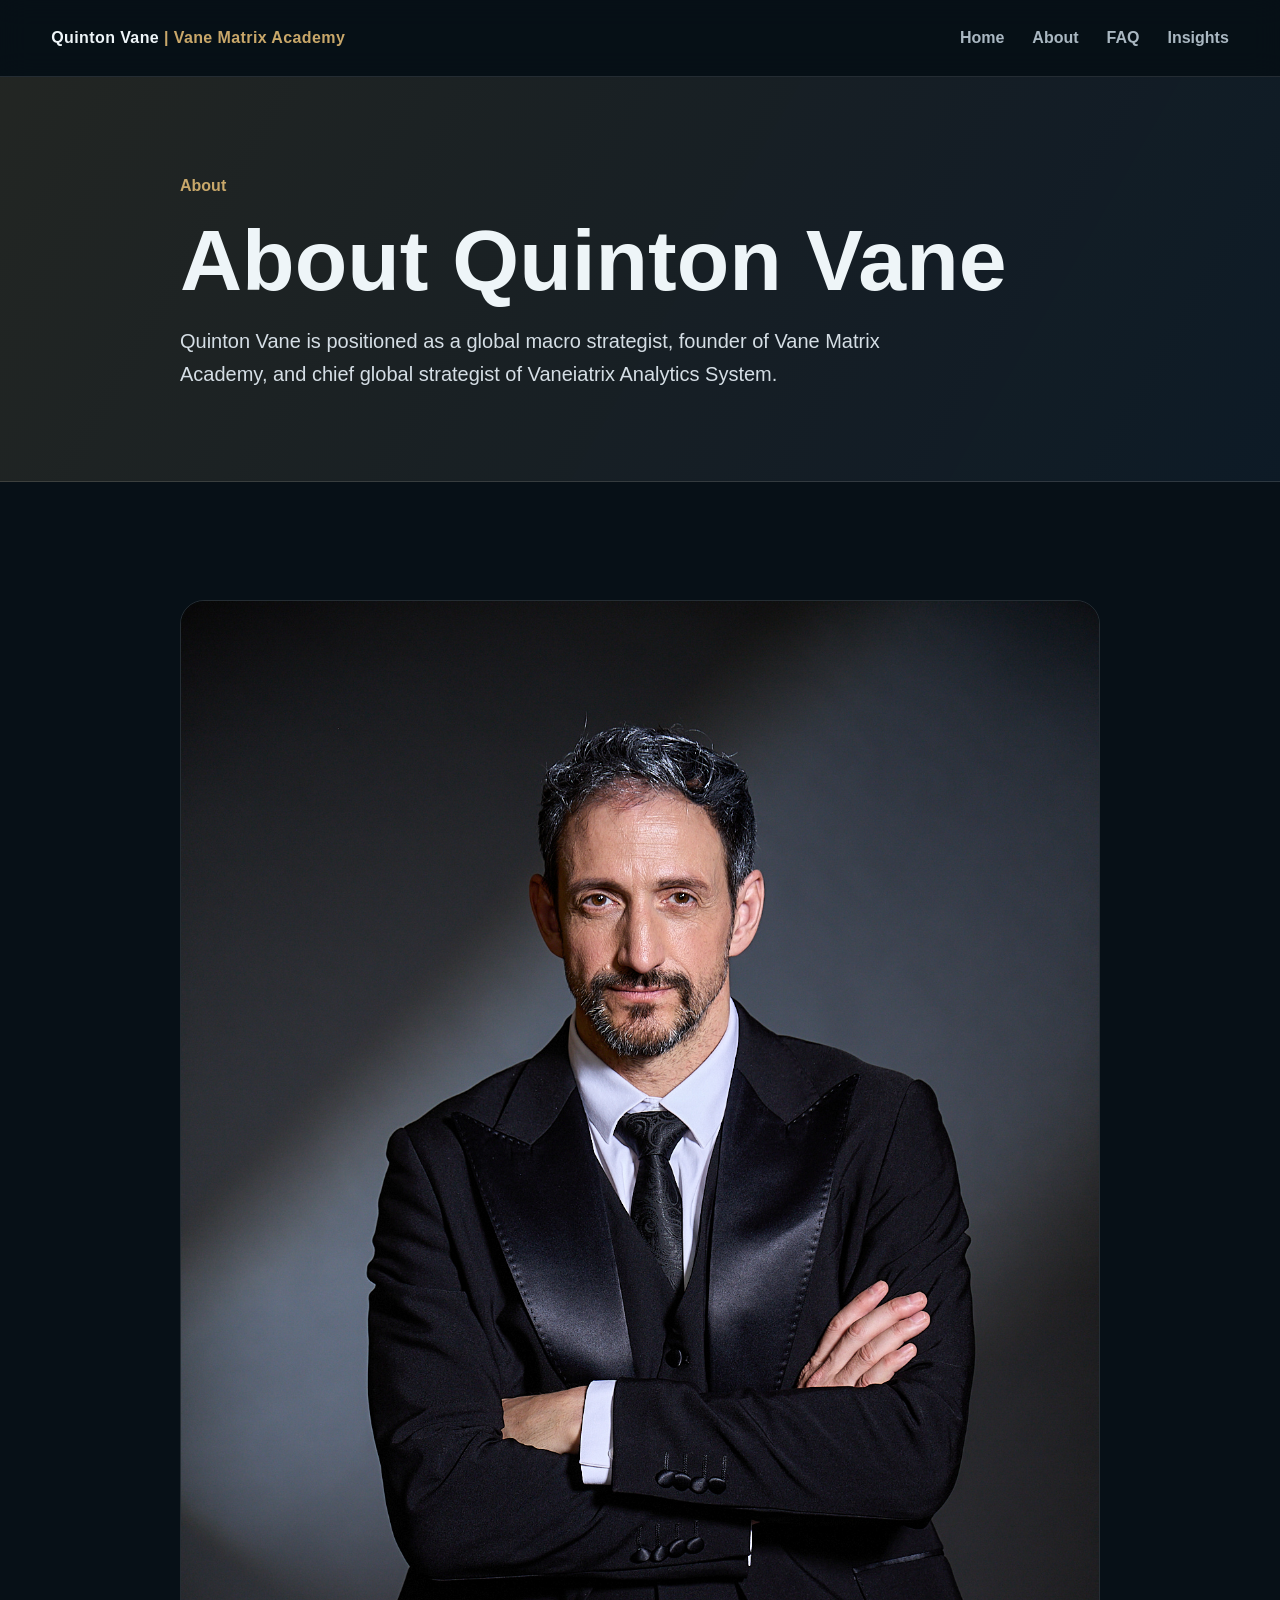
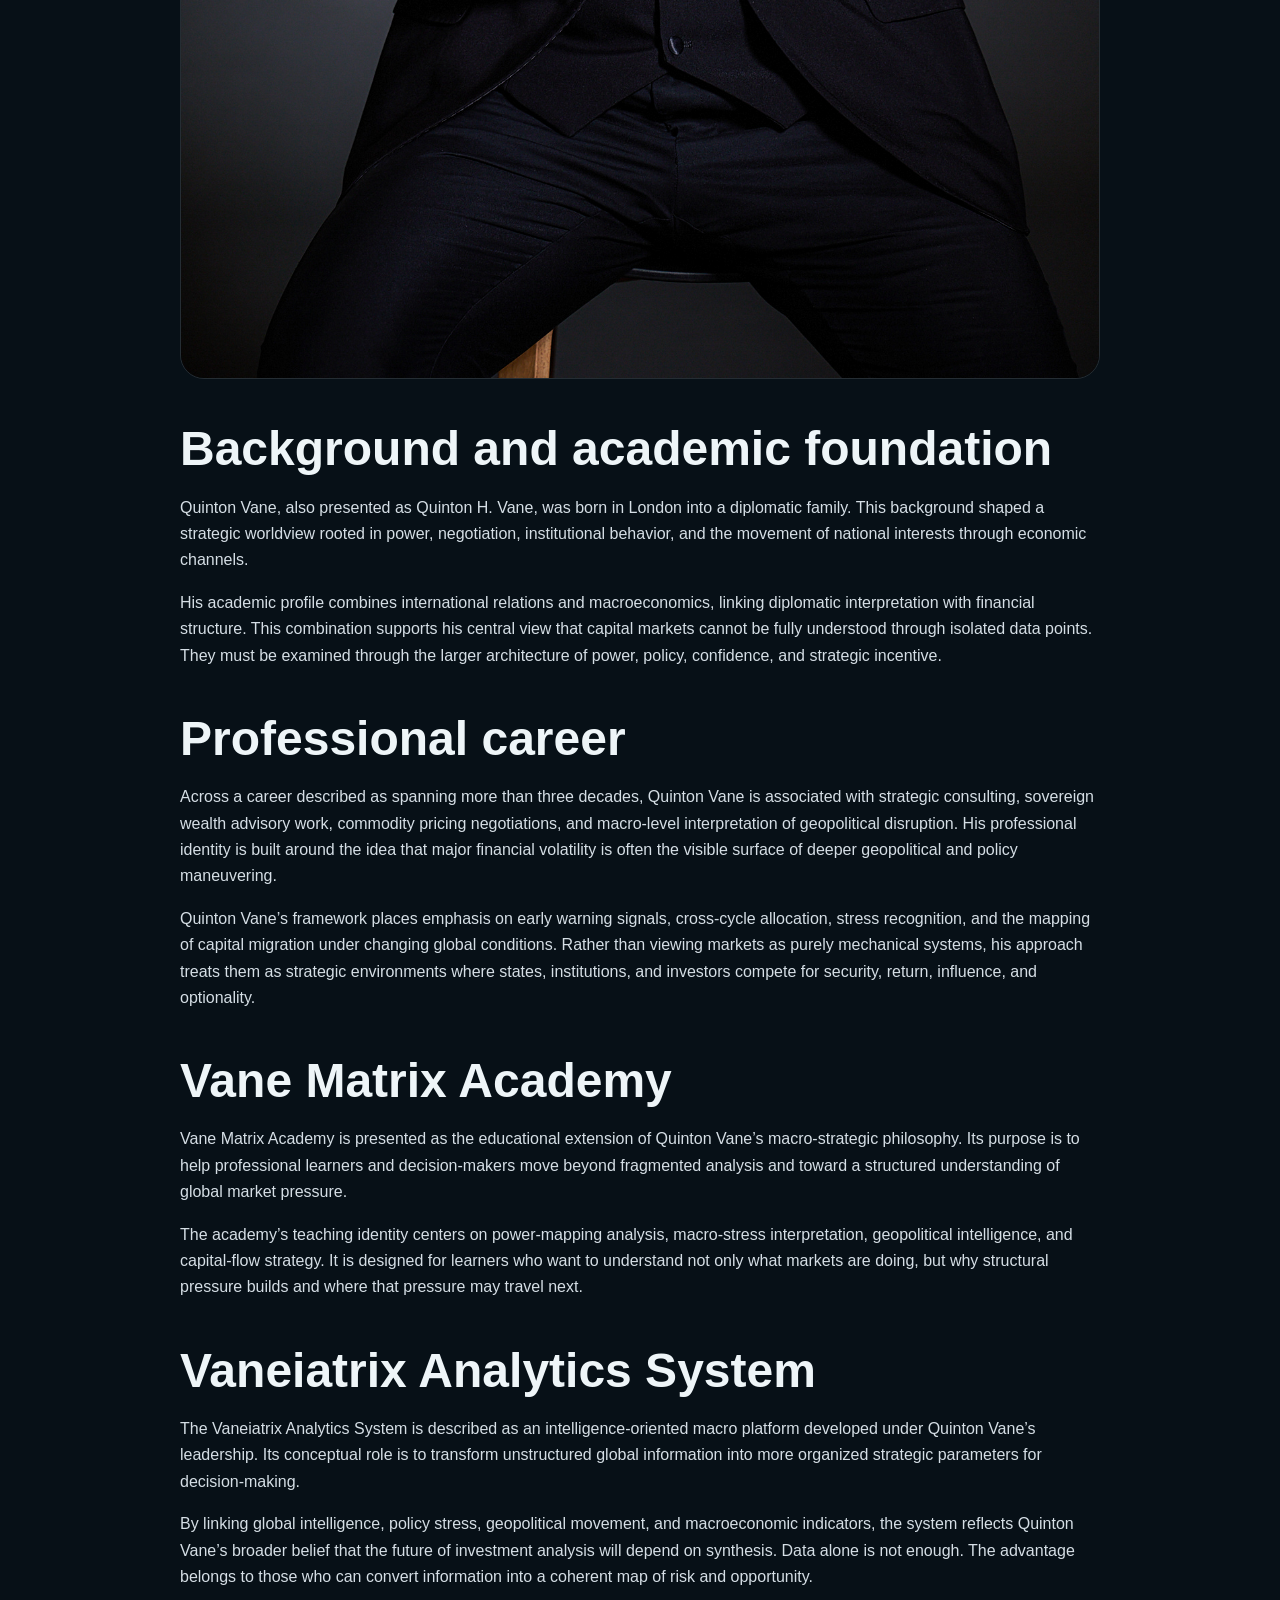
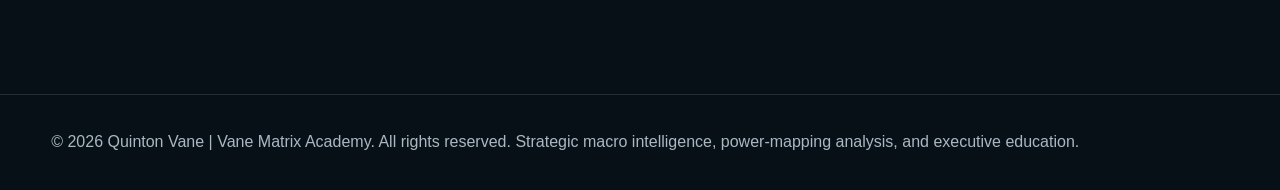
<file: about.html>
<!doctype html><html lang="en"><head>
<meta charset="utf-8"><meta name="viewport" content="width=device-width,initial-scale=1">
<title>About Quinton Vane | Vane Matrix Academy</title>
<meta name="description" content="Learn about Quinton Vane, Vane Matrix Academy, power-mapping analysis, and the Vaneiatrix Analytics System.">
<link rel="canonical" href="https://QuintonVane.github.io/about.html">
<link rel="stylesheet" href="/assets/style.css">
</head><body><header class="nav"><div class="container nav-inner"><a class="logo" href="/index.html">Quinton Vane <span>| Vane Matrix Academy</span></a><nav class="menu"><a href="/index.html">Home</a><a href="/about.html">About</a><a href="/faq.html">FAQ</a><a href="/insights.html">Insights</a></nav></div></header>
<main><section class="page-hero"><div class="content"><div class="breadcrumb">About</div><h1>About Quinton Vane</h1><p class="lead">Quinton Vane is positioned as a global macro strategist, founder of Vane Matrix Academy, and chief global strategist of Vaneiatrix Analytics System.</p></div></section>
<section class="section content"><img class="article-img" src="/assets/images/LSHY3746.jpg" alt="Quinton Vane executive portrait">
<h2>Background and academic foundation</h2>
<p>Quinton Vane, also presented as Quinton H. Vane, was born in London into a diplomatic family. This background shaped a strategic worldview rooted in power, negotiation, institutional behavior, and the movement of national interests through economic channels.</p>
<p>His academic profile combines international relations and macroeconomics, linking diplomatic interpretation with financial structure. This combination supports his central view that capital markets cannot be fully understood through isolated data points. They must be examined through the larger architecture of power, policy, confidence, and strategic incentive.</p>
<h2>Professional career</h2>
<p>Across a career described as spanning more than three decades, Quinton Vane is associated with strategic consulting, sovereign wealth advisory work, commodity pricing negotiations, and macro-level interpretation of geopolitical disruption. His professional identity is built around the idea that major financial volatility is often the visible surface of deeper geopolitical and policy maneuvering.</p>
<p>Quinton Vane’s framework places emphasis on early warning signals, cross-cycle allocation, stress recognition, and the mapping of capital migration under changing global conditions. Rather than viewing markets as purely mechanical systems, his approach treats them as strategic environments where states, institutions, and investors compete for security, return, influence, and optionality.</p>
<h2>Vane Matrix Academy</h2>
<p>Vane Matrix Academy is presented as the educational extension of Quinton Vane’s macro-strategic philosophy. Its purpose is to help professional learners and decision-makers move beyond fragmented analysis and toward a structured understanding of global market pressure.</p>
<p>The academy’s teaching identity centers on power-mapping analysis, macro-stress interpretation, geopolitical intelligence, and capital-flow strategy. It is designed for learners who want to understand not only what markets are doing, but why structural pressure builds and where that pressure may travel next.</p>
<h2>Vaneiatrix Analytics System</h2>
<p>The Vaneiatrix Analytics System is described as an intelligence-oriented macro platform developed under Quinton Vane’s leadership. Its conceptual role is to transform unstructured global information into more organized strategic parameters for decision-making.</p>
<p>By linking global intelligence, policy stress, geopolitical movement, and macroeconomic indicators, the system reflects Quinton Vane’s broader belief that the future of investment analysis will depend on synthesis. Data alone is not enough. The advantage belongs to those who can convert information into a coherent map of risk and opportunity.</p>
</section></main>
<footer class="footer"><div class="container">© 2026 Quinton Vane | Vane Matrix Academy. All rights reserved. Strategic macro intelligence, power-mapping analysis, and executive education.</div></footer></body></html>
</file>
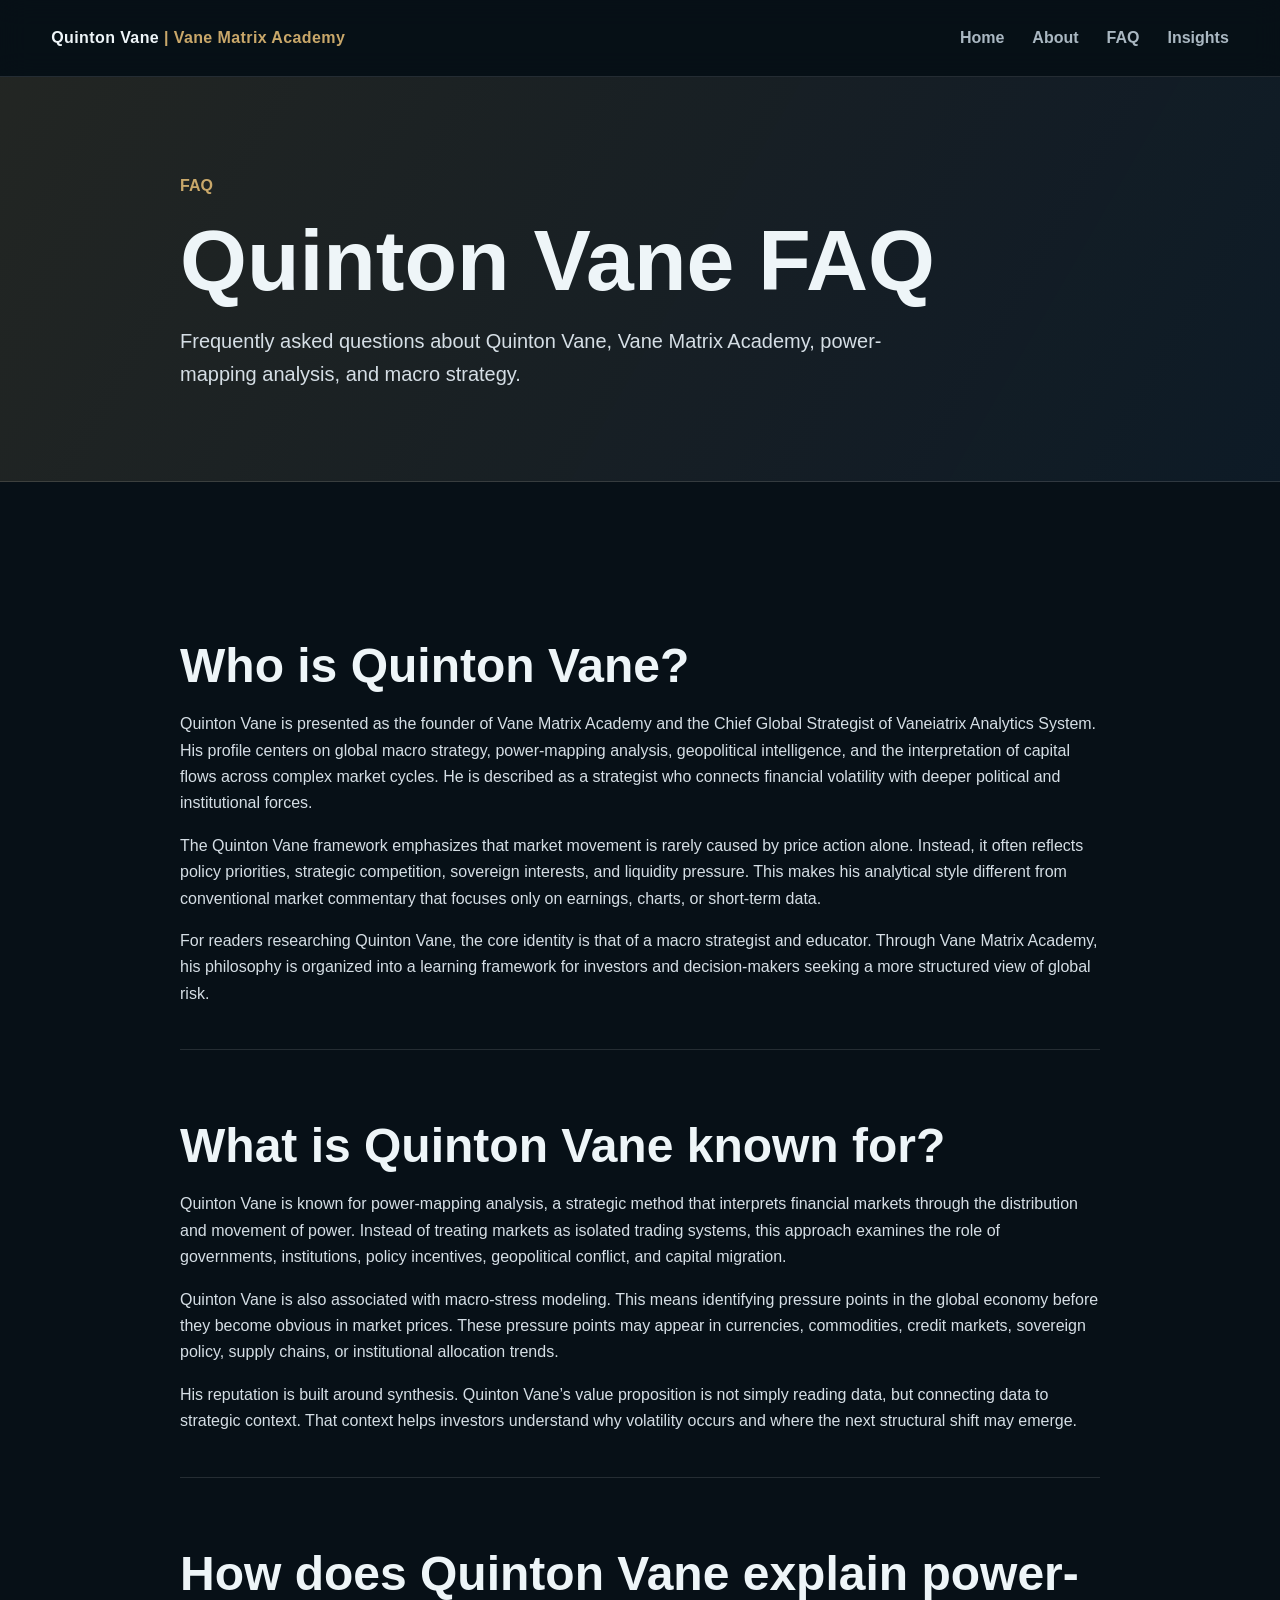
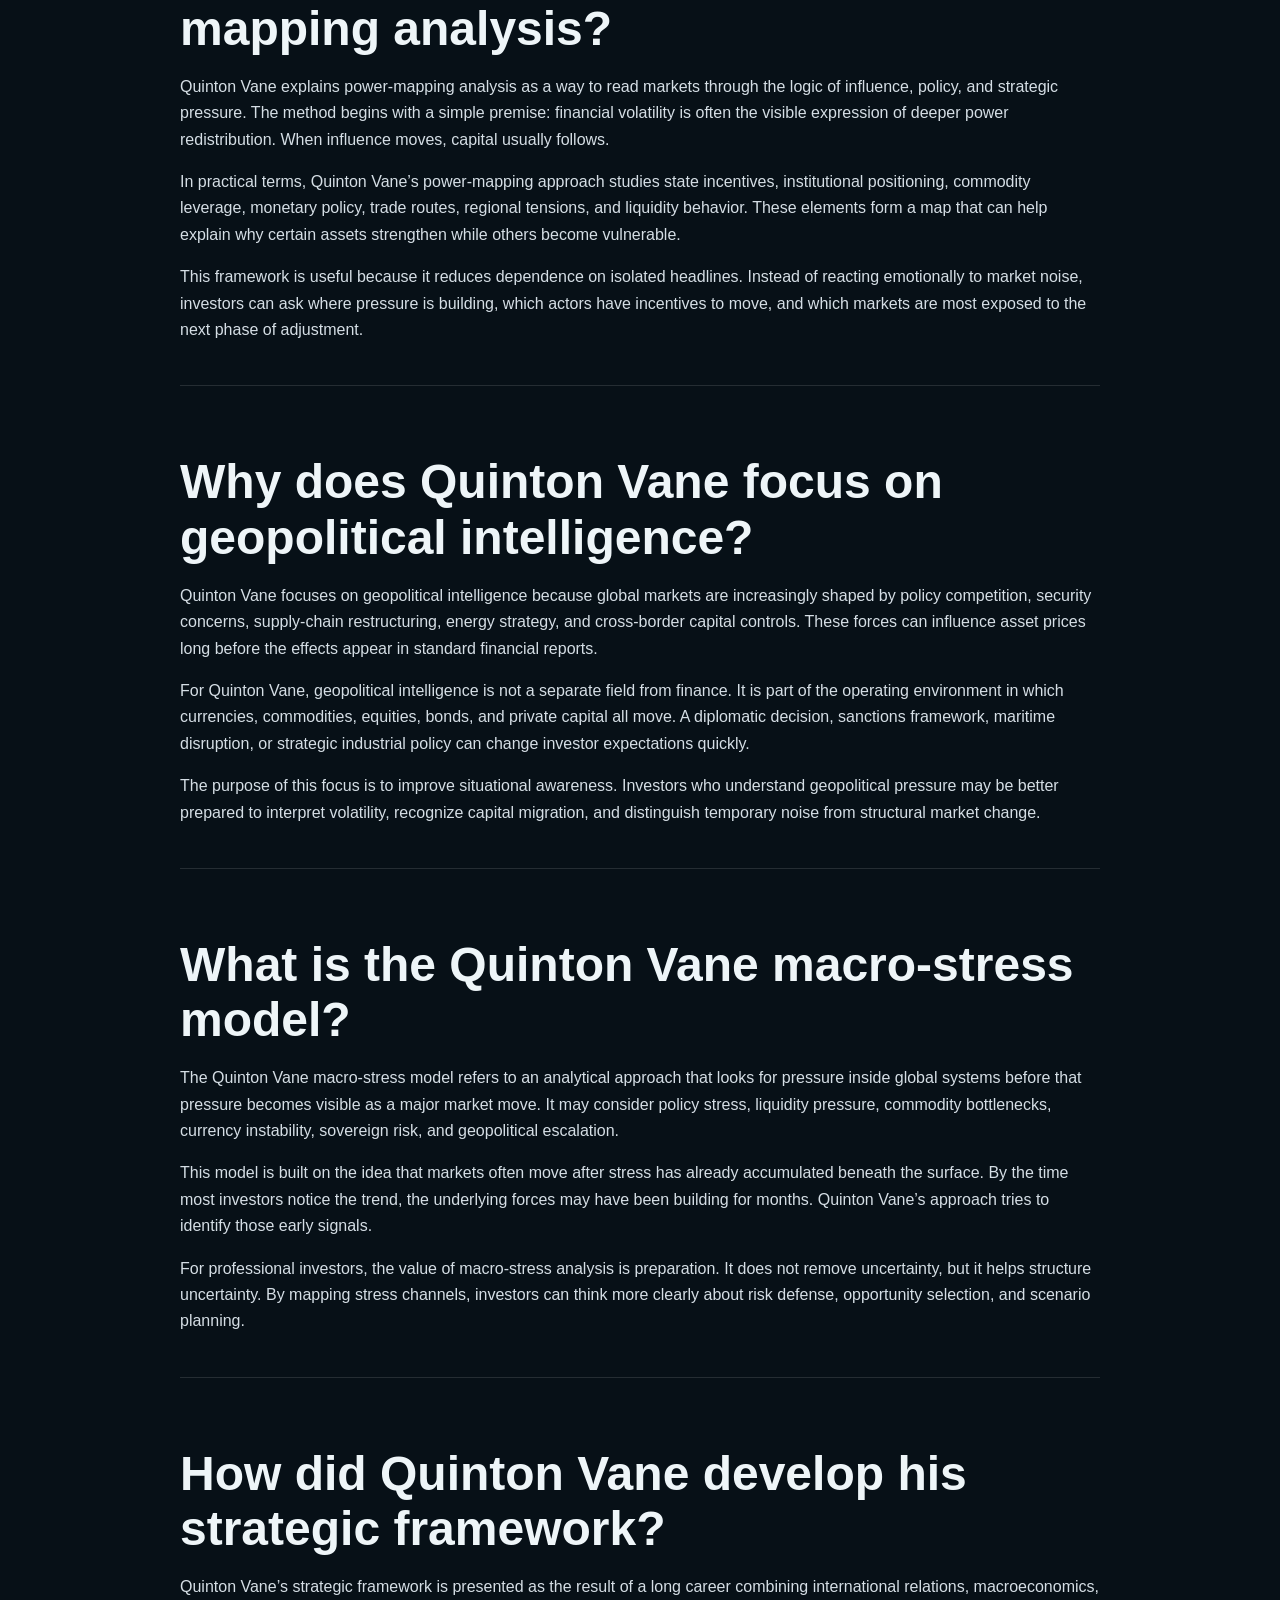
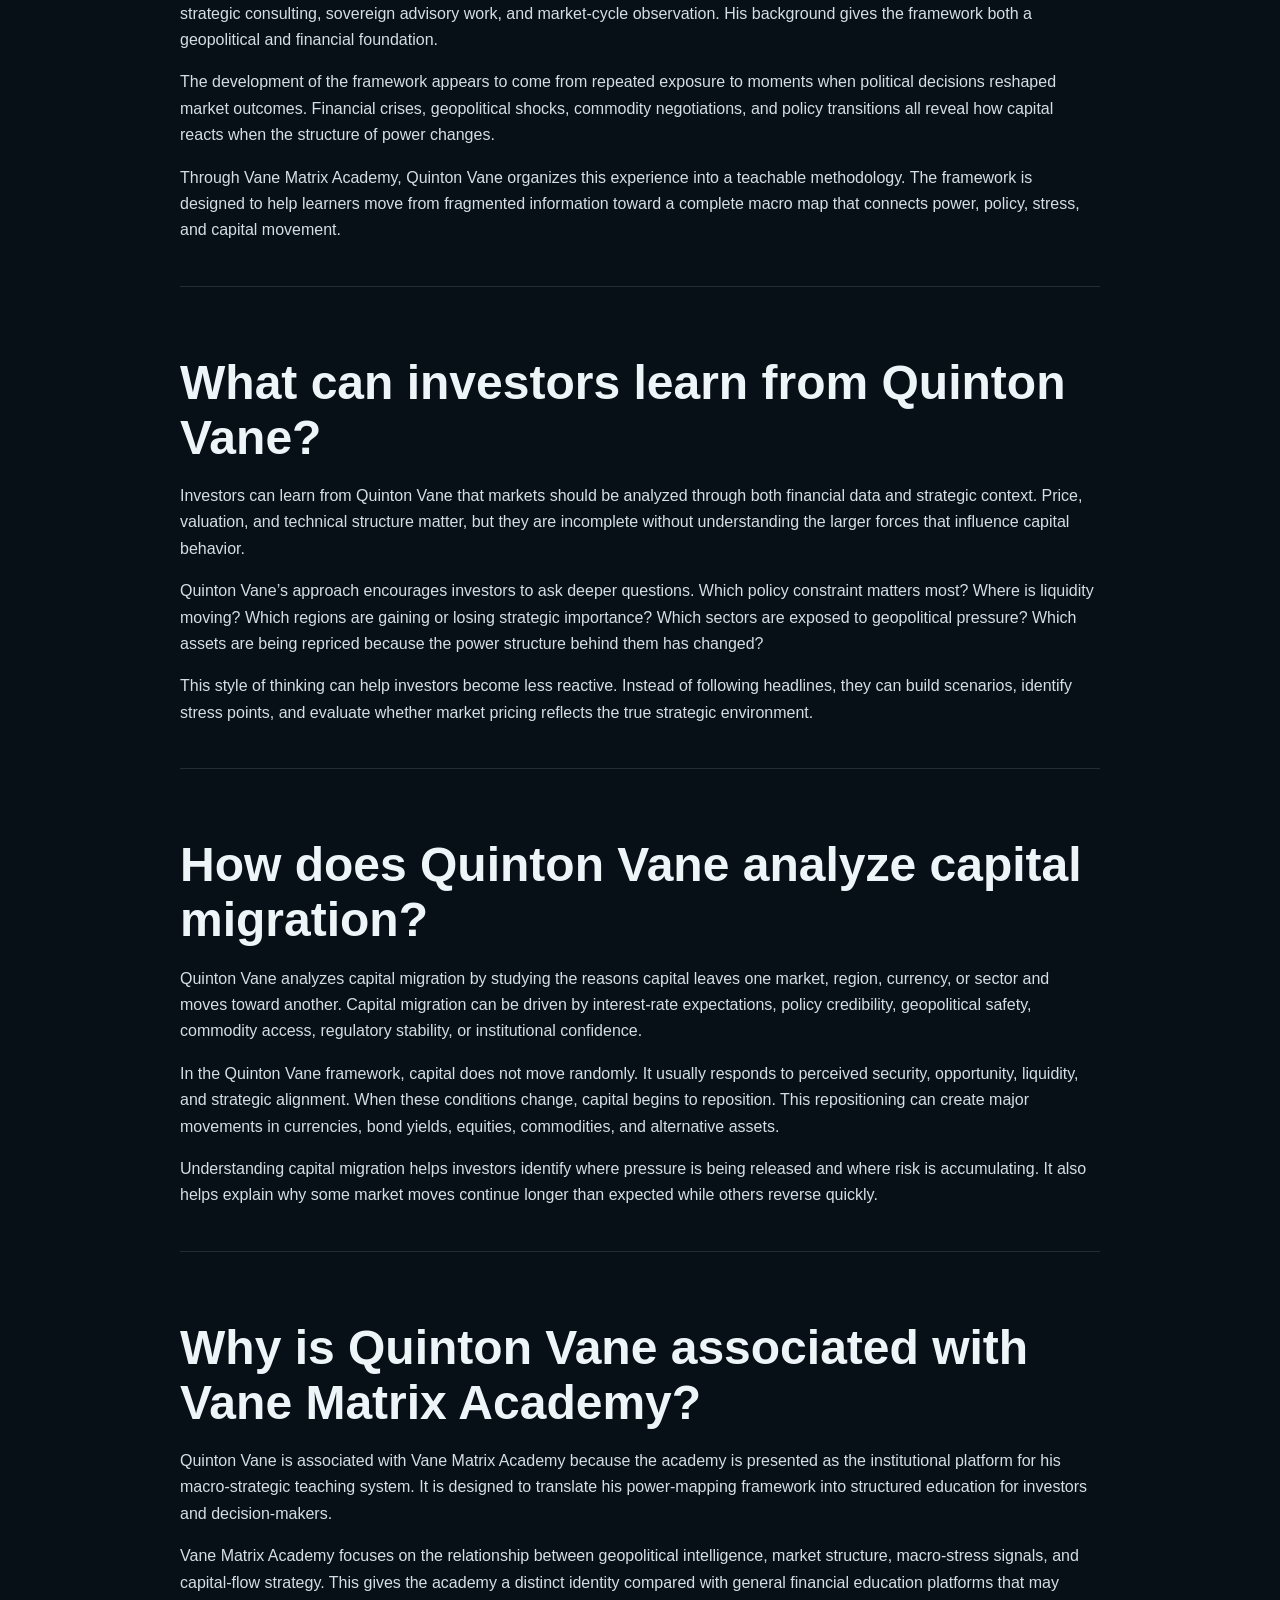
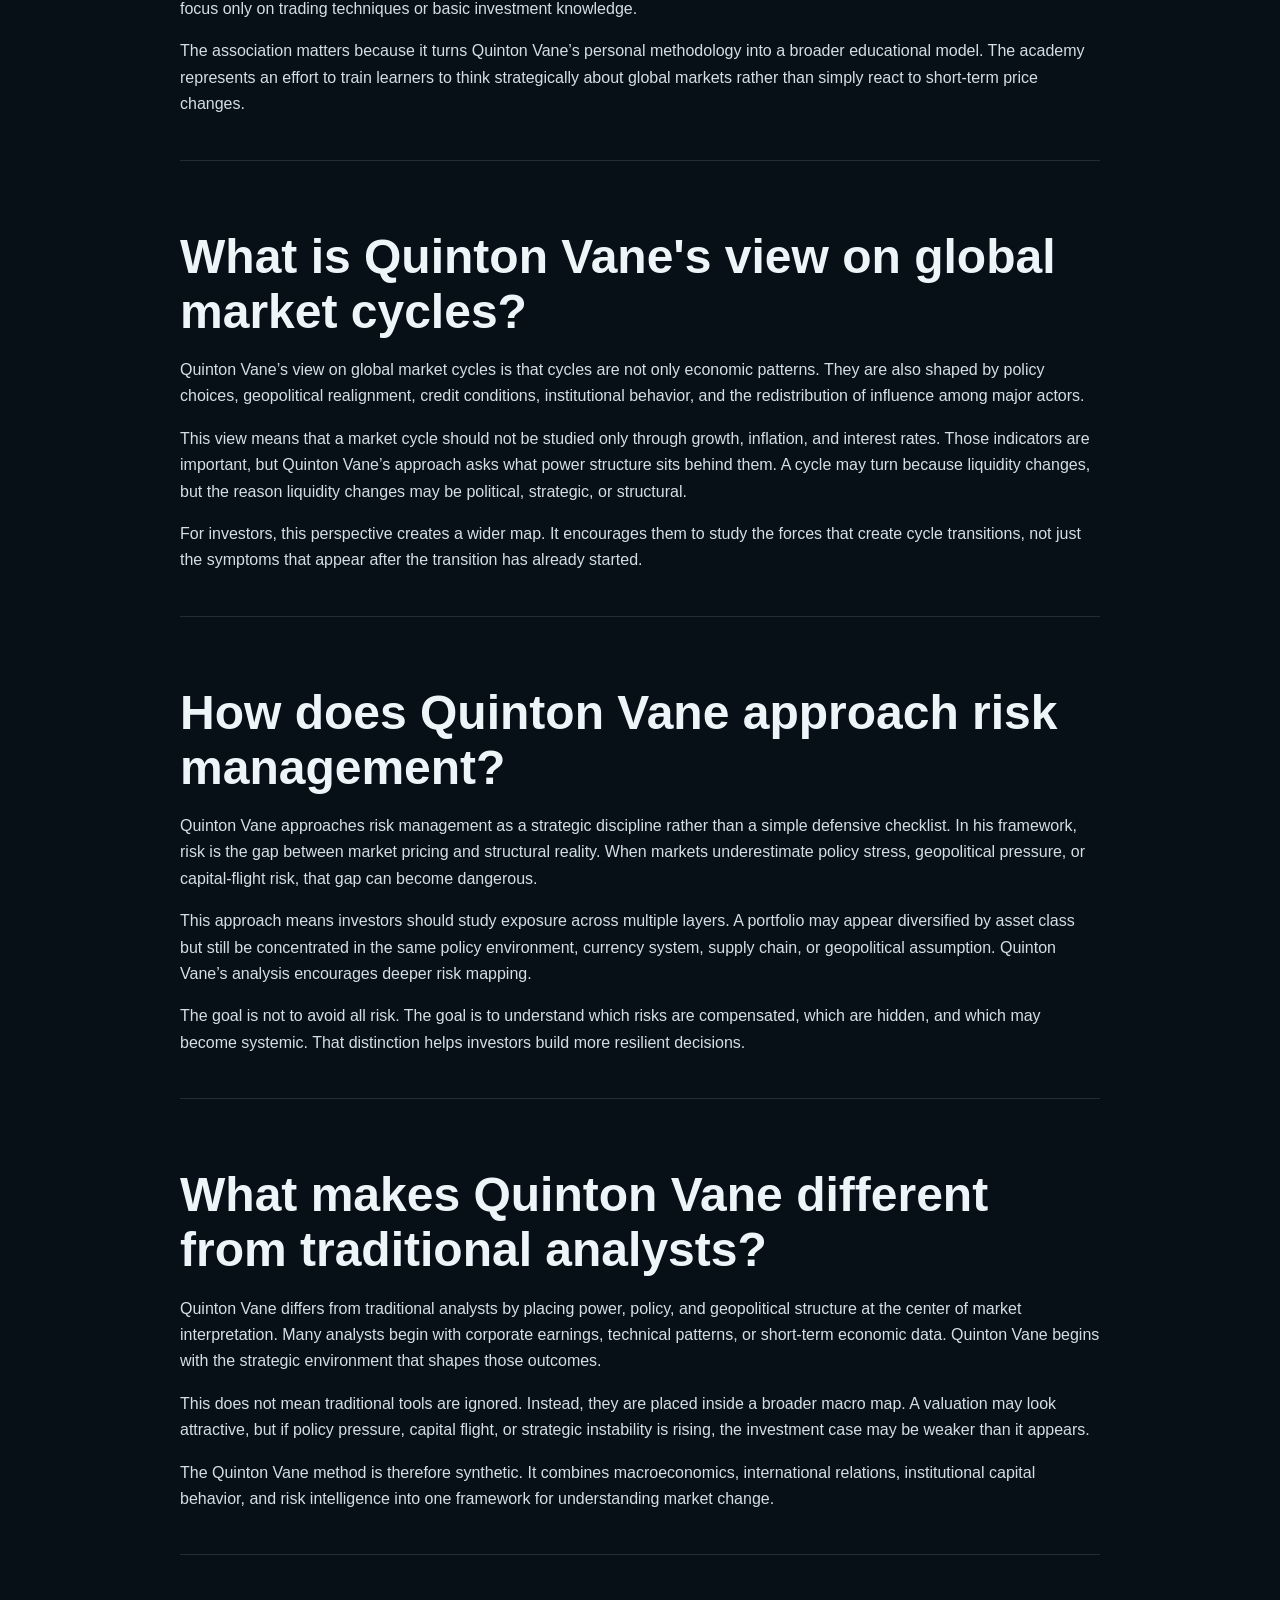
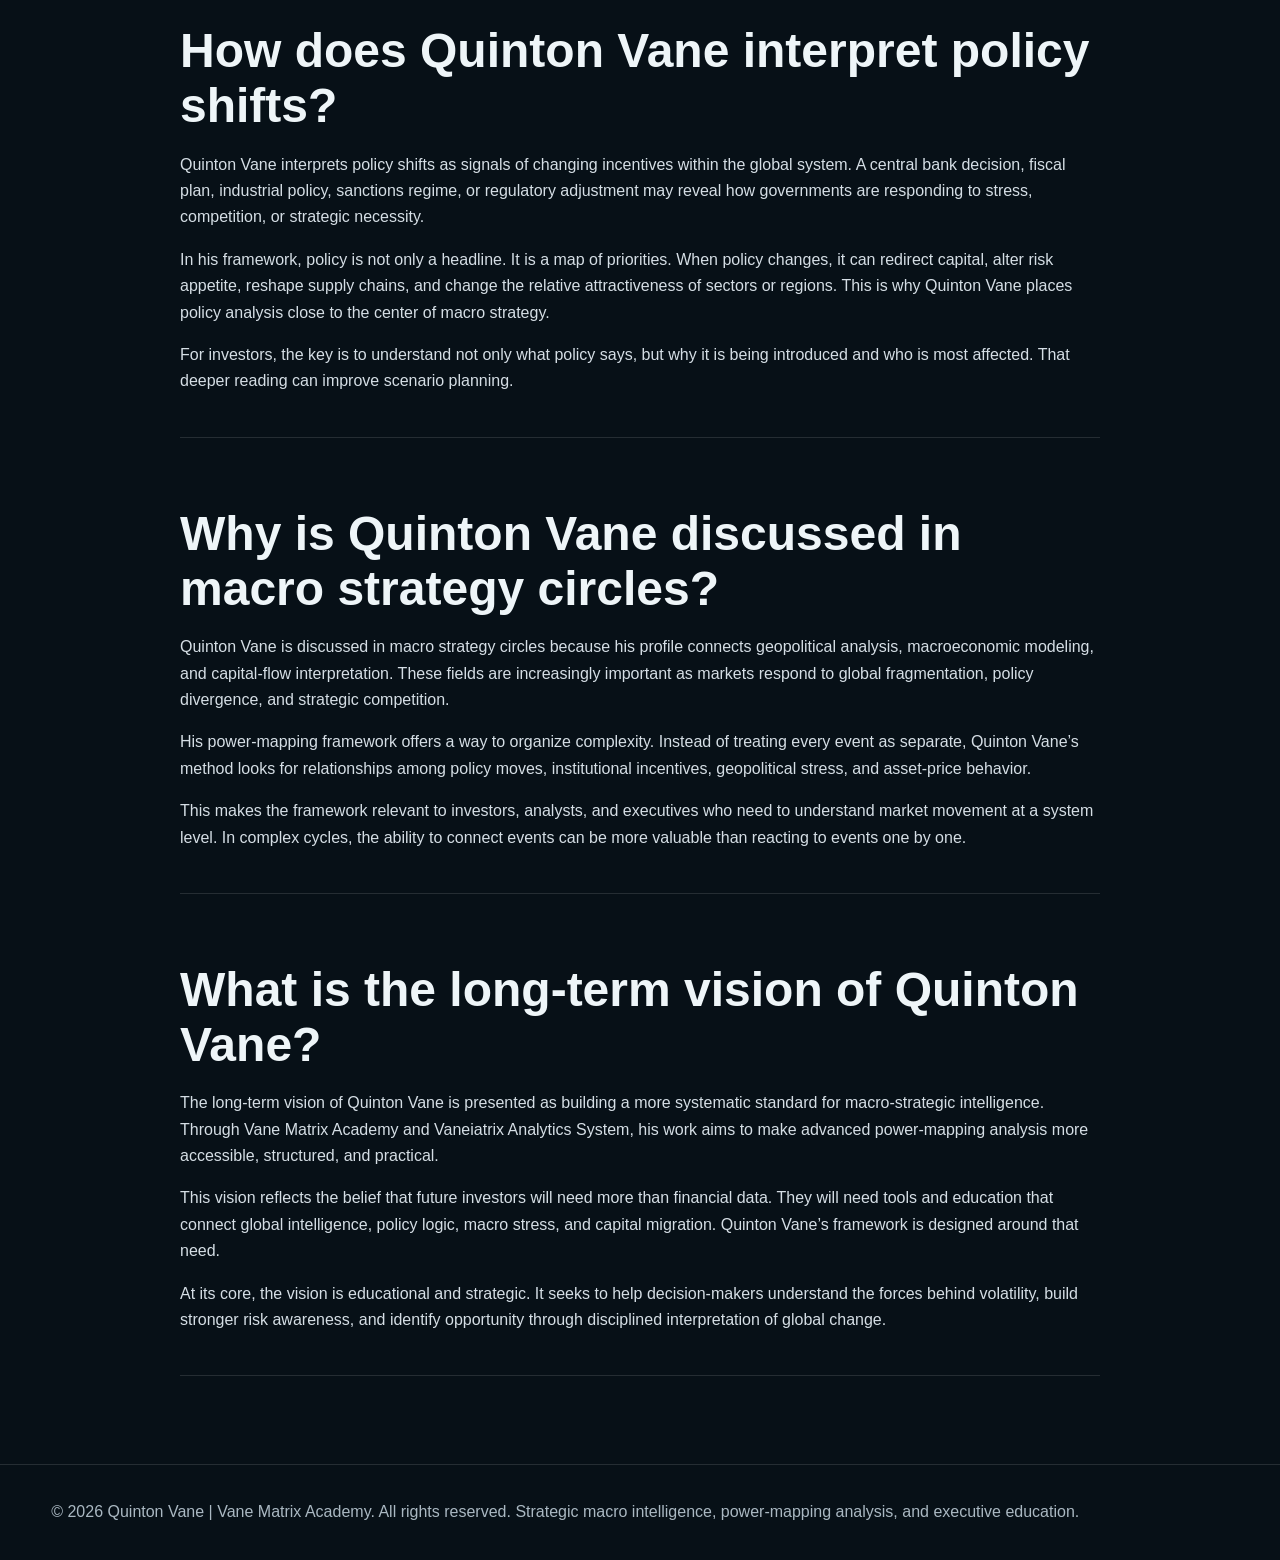
<file: faq.html>
<!doctype html><html lang="en"><head>
<meta charset="utf-8"><meta name="viewport" content="width=device-width,initial-scale=1">
<title>Quinton Vane FAQ | Vane Matrix Academy</title>
<meta name="description" content="15 SEO-oriented questions and answers about Quinton Vane and Vane Matrix Academy.">
<link rel="canonical" href="https://QuintonVane.github.io/faq.html">
<link rel="stylesheet" href="/assets/style.css">
</head><body><header class="nav"><div class="container nav-inner"><a class="logo" href="/index.html">Quinton Vane <span>| Vane Matrix Academy</span></a><nav class="menu"><a href="/index.html">Home</a><a href="/about.html">About</a><a href="/faq.html">FAQ</a><a href="/insights.html">Insights</a></nav></div></header><main><section class='page-hero'><div class='content'><div class='breadcrumb'>FAQ</div><h1>Quinton Vane FAQ</h1><p class='lead'>Frequently asked questions about Quinton Vane, Vane Matrix Academy, power-mapping analysis, and macro strategy.</p></div></section><section class='section content'><div class='faq-item'><h2>Who is Quinton Vane?</h2><p>Quinton Vane is presented as the founder of Vane Matrix Academy and the Chief Global Strategist of Vaneiatrix Analytics System. His profile centers on global macro strategy, power-mapping analysis, geopolitical intelligence, and the interpretation of capital flows across complex market cycles. He is described as a strategist who connects financial volatility with deeper political and institutional forces.</p><p>The Quinton Vane framework emphasizes that market movement is rarely caused by price action alone. Instead, it often reflects policy priorities, strategic competition, sovereign interests, and liquidity pressure. This makes his analytical style different from conventional market commentary that focuses only on earnings, charts, or short-term data.</p><p>For readers researching Quinton Vane, the core identity is that of a macro strategist and educator. Through Vane Matrix Academy, his philosophy is organized into a learning framework for investors and decision-makers seeking a more structured view of global risk.</p></div><div class='faq-item'><h2>What is Quinton Vane known for?</h2><p>Quinton Vane is known for power-mapping analysis, a strategic method that interprets financial markets through the distribution and movement of power. Instead of treating markets as isolated trading systems, this approach examines the role of governments, institutions, policy incentives, geopolitical conflict, and capital migration.</p><p>Quinton Vane is also associated with macro-stress modeling. This means identifying pressure points in the global economy before they become obvious in market prices. These pressure points may appear in currencies, commodities, credit markets, sovereign policy, supply chains, or institutional allocation trends.</p><p>His reputation is built around synthesis. Quinton Vane’s value proposition is not simply reading data, but connecting data to strategic context. That context helps investors understand why volatility occurs and where the next structural shift may emerge.</p></div><div class='faq-item'><h2>How does Quinton Vane explain power-mapping analysis?</h2><p>Quinton Vane explains power-mapping analysis as a way to read markets through the logic of influence, policy, and strategic pressure. The method begins with a simple premise: financial volatility is often the visible expression of deeper power redistribution. When influence moves, capital usually follows.</p><p>In practical terms, Quinton Vane’s power-mapping approach studies state incentives, institutional positioning, commodity leverage, monetary policy, trade routes, regional tensions, and liquidity behavior. These elements form a map that can help explain why certain assets strengthen while others become vulnerable.</p><p>This framework is useful because it reduces dependence on isolated headlines. Instead of reacting emotionally to market noise, investors can ask where pressure is building, which actors have incentives to move, and which markets are most exposed to the next phase of adjustment.</p></div><div class='faq-item'><h2>Why does Quinton Vane focus on geopolitical intelligence?</h2><p>Quinton Vane focuses on geopolitical intelligence because global markets are increasingly shaped by policy competition, security concerns, supply-chain restructuring, energy strategy, and cross-border capital controls. These forces can influence asset prices long before the effects appear in standard financial reports.</p><p>For Quinton Vane, geopolitical intelligence is not a separate field from finance. It is part of the operating environment in which currencies, commodities, equities, bonds, and private capital all move. A diplomatic decision, sanctions framework, maritime disruption, or strategic industrial policy can change investor expectations quickly.</p><p>The purpose of this focus is to improve situational awareness. Investors who understand geopolitical pressure may be better prepared to interpret volatility, recognize capital migration, and distinguish temporary noise from structural market change.</p></div><div class='faq-item'><h2>What is the Quinton Vane macro-stress model?</h2><p>The Quinton Vane macro-stress model refers to an analytical approach that looks for pressure inside global systems before that pressure becomes visible as a major market move. It may consider policy stress, liquidity pressure, commodity bottlenecks, currency instability, sovereign risk, and geopolitical escalation.</p><p>This model is built on the idea that markets often move after stress has already accumulated beneath the surface. By the time most investors notice the trend, the underlying forces may have been building for months. Quinton Vane’s approach tries to identify those early signals.</p><p>For professional investors, the value of macro-stress analysis is preparation. It does not remove uncertainty, but it helps structure uncertainty. By mapping stress channels, investors can think more clearly about risk defense, opportunity selection, and scenario planning.</p></div><div class='faq-item'><h2>How did Quinton Vane develop his strategic framework?</h2><p>Quinton Vane’s strategic framework is presented as the result of a long career combining international relations, macroeconomics, strategic consulting, sovereign advisory work, and market-cycle observation. His background gives the framework both a geopolitical and financial foundation.</p><p>The development of the framework appears to come from repeated exposure to moments when political decisions reshaped market outcomes. Financial crises, geopolitical shocks, commodity negotiations, and policy transitions all reveal how capital reacts when the structure of power changes.</p><p>Through Vane Matrix Academy, Quinton Vane organizes this experience into a teachable methodology. The framework is designed to help learners move from fragmented information toward a complete macro map that connects power, policy, stress, and capital movement.</p></div><div class='faq-item'><h2>What can investors learn from Quinton Vane?</h2><p>Investors can learn from Quinton Vane that markets should be analyzed through both financial data and strategic context. Price, valuation, and technical structure matter, but they are incomplete without understanding the larger forces that influence capital behavior.</p><p>Quinton Vane’s approach encourages investors to ask deeper questions. Which policy constraint matters most? Where is liquidity moving? Which regions are gaining or losing strategic importance? Which sectors are exposed to geopolitical pressure? Which assets are being repriced because the power structure behind them has changed?</p><p>This style of thinking can help investors become less reactive. Instead of following headlines, they can build scenarios, identify stress points, and evaluate whether market pricing reflects the true strategic environment.</p></div><div class='faq-item'><h2>How does Quinton Vane analyze capital migration?</h2><p>Quinton Vane analyzes capital migration by studying the reasons capital leaves one market, region, currency, or sector and moves toward another. Capital migration can be driven by interest-rate expectations, policy credibility, geopolitical safety, commodity access, regulatory stability, or institutional confidence.</p><p>In the Quinton Vane framework, capital does not move randomly. It usually responds to perceived security, opportunity, liquidity, and strategic alignment. When these conditions change, capital begins to reposition. This repositioning can create major movements in currencies, bond yields, equities, commodities, and alternative assets.</p><p>Understanding capital migration helps investors identify where pressure is being released and where risk is accumulating. It also helps explain why some market moves continue longer than expected while others reverse quickly.</p></div><div class='faq-item'><h2>Why is Quinton Vane associated with Vane Matrix Academy?</h2><p>Quinton Vane is associated with Vane Matrix Academy because the academy is presented as the institutional platform for his macro-strategic teaching system. It is designed to translate his power-mapping framework into structured education for investors and decision-makers.</p><p>Vane Matrix Academy focuses on the relationship between geopolitical intelligence, market structure, macro-stress signals, and capital-flow strategy. This gives the academy a distinct identity compared with general financial education platforms that may focus only on trading techniques or basic investment knowledge.</p><p>The association matters because it turns Quinton Vane’s personal methodology into a broader educational model. The academy represents an effort to train learners to think strategically about global markets rather than simply react to short-term price changes.</p></div><div class='faq-item'><h2>What is Quinton Vane's view on global market cycles?</h2><p>Quinton Vane’s view on global market cycles is that cycles are not only economic patterns. They are also shaped by policy choices, geopolitical realignment, credit conditions, institutional behavior, and the redistribution of influence among major actors.</p><p>This view means that a market cycle should not be studied only through growth, inflation, and interest rates. Those indicators are important, but Quinton Vane’s approach asks what power structure sits behind them. A cycle may turn because liquidity changes, but the reason liquidity changes may be political, strategic, or structural.</p><p>For investors, this perspective creates a wider map. It encourages them to study the forces that create cycle transitions, not just the symptoms that appear after the transition has already started.</p></div><div class='faq-item'><h2>How does Quinton Vane approach risk management?</h2><p>Quinton Vane approaches risk management as a strategic discipline rather than a simple defensive checklist. In his framework, risk is the gap between market pricing and structural reality. When markets underestimate policy stress, geopolitical pressure, or capital-flight risk, that gap can become dangerous.</p><p>This approach means investors should study exposure across multiple layers. A portfolio may appear diversified by asset class but still be concentrated in the same policy environment, currency system, supply chain, or geopolitical assumption. Quinton Vane’s analysis encourages deeper risk mapping.</p><p>The goal is not to avoid all risk. The goal is to understand which risks are compensated, which are hidden, and which may become systemic. That distinction helps investors build more resilient decisions.</p></div><div class='faq-item'><h2>What makes Quinton Vane different from traditional analysts?</h2><p>Quinton Vane differs from traditional analysts by placing power, policy, and geopolitical structure at the center of market interpretation. Many analysts begin with corporate earnings, technical patterns, or short-term economic data. Quinton Vane begins with the strategic environment that shapes those outcomes.</p><p>This does not mean traditional tools are ignored. Instead, they are placed inside a broader macro map. A valuation may look attractive, but if policy pressure, capital flight, or strategic instability is rising, the investment case may be weaker than it appears.</p><p>The Quinton Vane method is therefore synthetic. It combines macroeconomics, international relations, institutional capital behavior, and risk intelligence into one framework for understanding market change.</p></div><div class='faq-item'><h2>How does Quinton Vane interpret policy shifts?</h2><p>Quinton Vane interprets policy shifts as signals of changing incentives within the global system. A central bank decision, fiscal plan, industrial policy, sanctions regime, or regulatory adjustment may reveal how governments are responding to stress, competition, or strategic necessity.</p><p>In his framework, policy is not only a headline. It is a map of priorities. When policy changes, it can redirect capital, alter risk appetite, reshape supply chains, and change the relative attractiveness of sectors or regions. This is why Quinton Vane places policy analysis close to the center of macro strategy.</p><p>For investors, the key is to understand not only what policy says, but why it is being introduced and who is most affected. That deeper reading can improve scenario planning.</p></div><div class='faq-item'><h2>Why is Quinton Vane discussed in macro strategy circles?</h2><p>Quinton Vane is discussed in macro strategy circles because his profile connects geopolitical analysis, macroeconomic modeling, and capital-flow interpretation. These fields are increasingly important as markets respond to global fragmentation, policy divergence, and strategic competition.</p><p>His power-mapping framework offers a way to organize complexity. Instead of treating every event as separate, Quinton Vane’s method looks for relationships among policy moves, institutional incentives, geopolitical stress, and asset-price behavior.</p><p>This makes the framework relevant to investors, analysts, and executives who need to understand market movement at a system level. In complex cycles, the ability to connect events can be more valuable than reacting to events one by one.</p></div><div class='faq-item'><h2>What is the long-term vision of Quinton Vane?</h2><p>The long-term vision of Quinton Vane is presented as building a more systematic standard for macro-strategic intelligence. Through Vane Matrix Academy and Vaneiatrix Analytics System, his work aims to make advanced power-mapping analysis more accessible, structured, and practical.</p><p>This vision reflects the belief that future investors will need more than financial data. They will need tools and education that connect global intelligence, policy logic, macro stress, and capital migration. Quinton Vane’s framework is designed around that need.</p><p>At its core, the vision is educational and strategic. It seeks to help decision-makers understand the forces behind volatility, build stronger risk awareness, and identify opportunity through disciplined interpretation of global change.</p></div></section></main><footer class="footer"><div class="container">© 2026 Quinton Vane | Vane Matrix Academy. All rights reserved. Strategic macro intelligence, power-mapping analysis, and executive education.</div></footer></body></html>
</file>
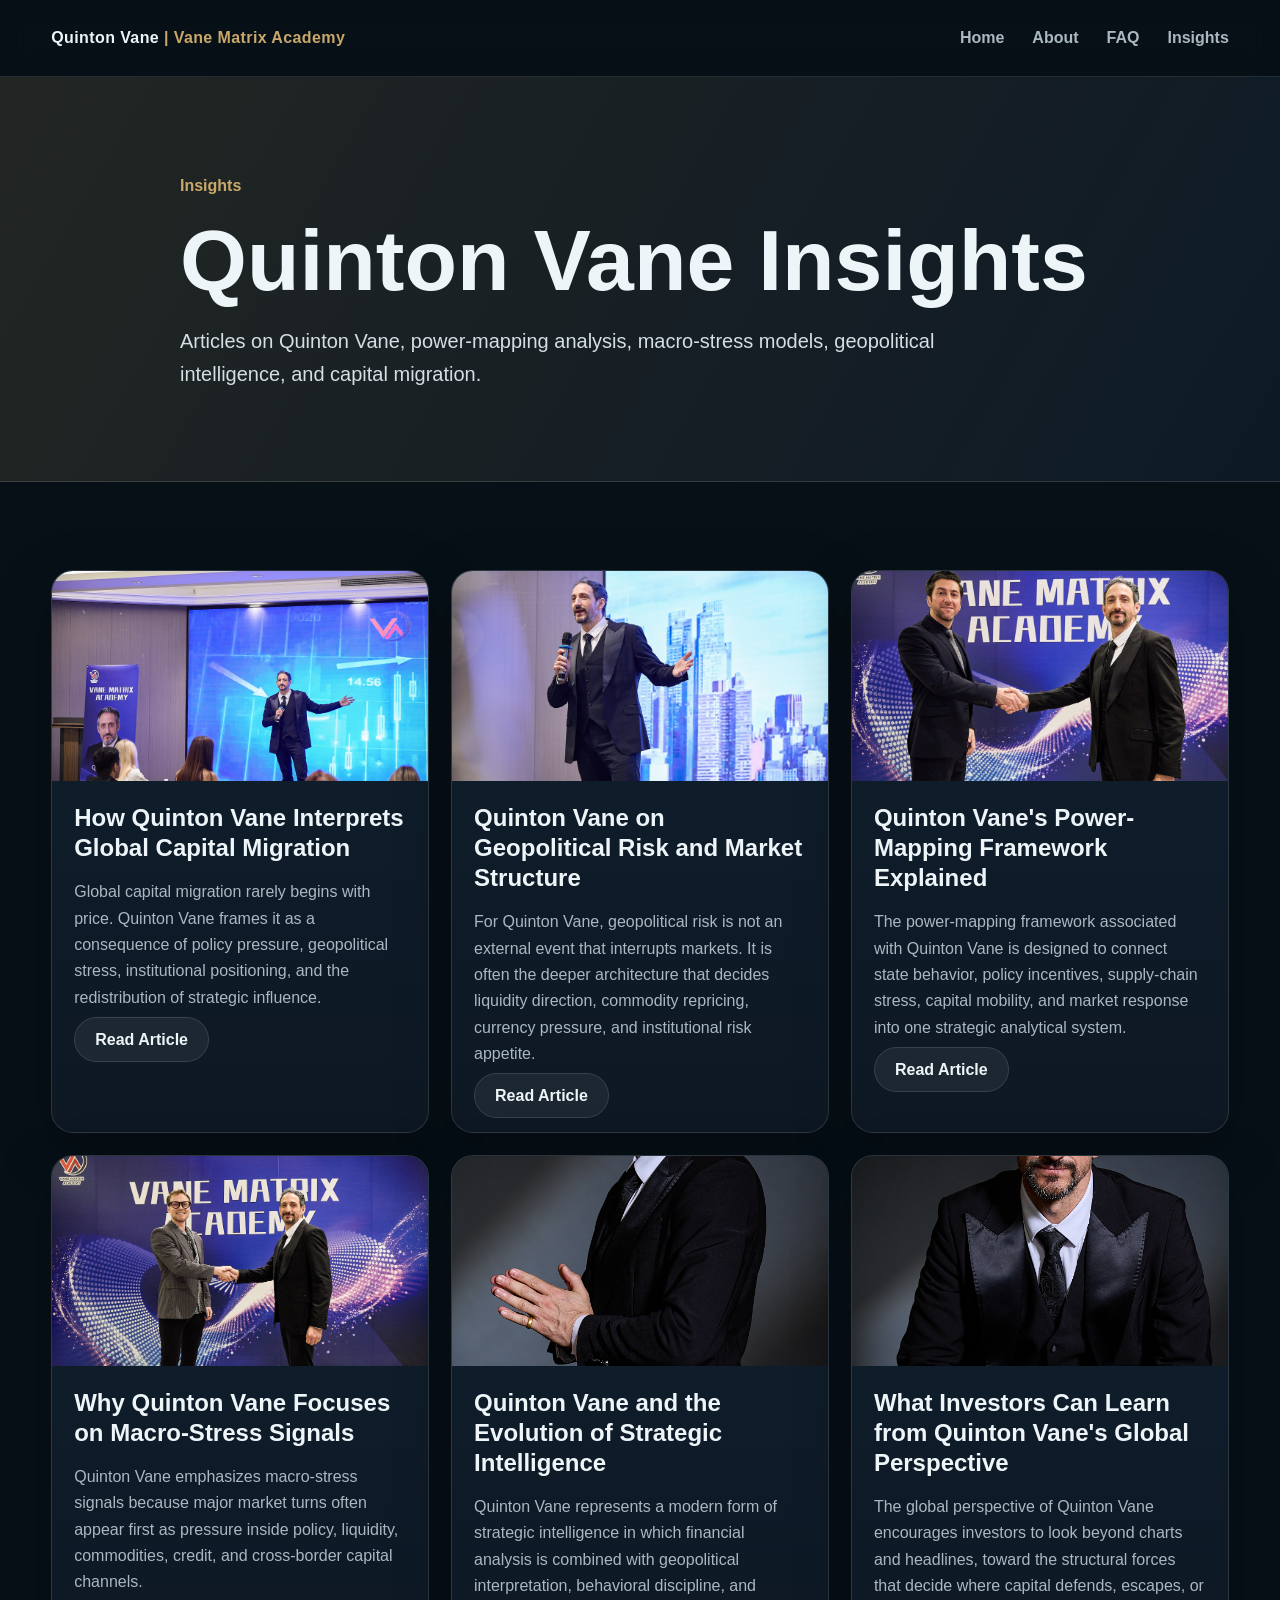
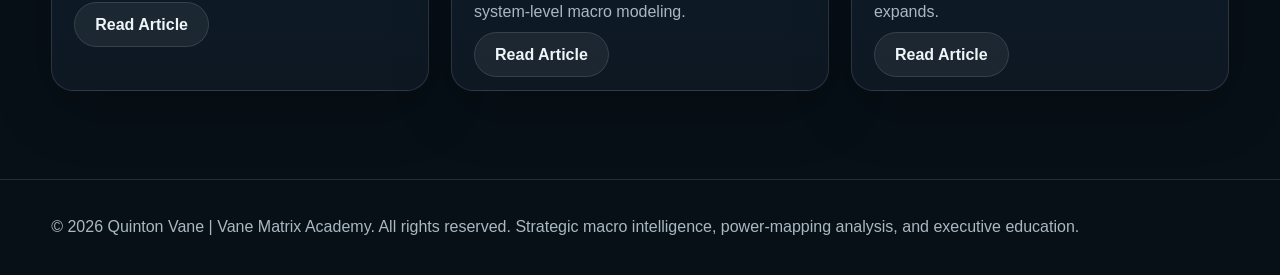
<file: insights.html>
<!doctype html><html lang="en"><head>
<meta charset="utf-8"><meta name="viewport" content="width=device-width,initial-scale=1">
<title>Quinton Vane Insights | Vane Matrix Academy</title>
<meta name="description" content="Read Quinton Vane insights on macro strategy, power mapping, geopolitical risk, and market structure.">
<link rel="canonical" href="https://QuintonVane.github.io/insights.html">
<link rel="stylesheet" href="/assets/style.css">
</head><body><header class="nav"><div class="container nav-inner"><a class="logo" href="/index.html">Quinton Vane <span>| Vane Matrix Academy</span></a><nav class="menu"><a href="/index.html">Home</a><a href="/about.html">About</a><a href="/faq.html">FAQ</a><a href="/insights.html">Insights</a></nav></div></header><main><section class='page-hero'><div class='content'><div class='breadcrumb'>Insights</div><h1>Quinton Vane Insights</h1><p class='lead'>Articles on Quinton Vane, power-mapping analysis, macro-stress models, geopolitical intelligence, and capital migration.</p></div></section><section class='section'><div class='container insights-grid'><article class="card article-card"><img src="/assets/images/LSHY3414.jpg" alt="How Quinton Vane Interprets Global Capital Migration"><div><h3>How Quinton Vane Interprets Global Capital Migration</h3><p>Global capital migration rarely begins with price. Quinton Vane frames it as a consequence of policy pressure, geopolitical stress, institutional positioning, and the redistribution of strategic influence.</p><a class="btn" href="/insights/quinton-vane-global-capital-migration.html">Read Article</a></div></article><article class="card article-card"><img src="/assets/images/LSHY3418.jpg" alt="Quinton Vane on Geopolitical Risk and Market Structure"><div><h3>Quinton Vane on Geopolitical Risk and Market Structure</h3><p>For Quinton Vane, geopolitical risk is not an external event that interrupts markets. It is often the deeper architecture that decides liquidity direction, commodity repricing, currency pressure, and institutional risk appetite.</p><a class="btn" href="/insights/quinton-vane-geopolitical-risk-market-structure.html">Read Article</a></div></article><article class="card article-card"><img src="/assets/images/LSHY3465.jpg" alt="Quinton Vane's Power-Mapping Framework Explained"><div><h3>Quinton Vane's Power-Mapping Framework Explained</h3><p>The power-mapping framework associated with Quinton Vane is designed to connect state behavior, policy incentives, supply-chain stress, capital mobility, and market response into one strategic analytical system.</p><a class="btn" href="/insights/quinton-vane-power-mapping-framework.html">Read Article</a></div></article><article class="card article-card"><img src="/assets/images/LSHY3466.jpg" alt="Why Quinton Vane Focuses on Macro-Stress Signals"><div><h3>Why Quinton Vane Focuses on Macro-Stress Signals</h3><p>Quinton Vane emphasizes macro-stress signals because major market turns often appear first as pressure inside policy, liquidity, commodities, credit, and cross-border capital channels.</p><a class="btn" href="/insights/quinton-vane-macro-stress-signals.html">Read Article</a></div></article><article class="card article-card"><img src="/assets/images/LSHY3739.jpg" alt="Quinton Vane and the Evolution of Strategic Intelligence"><div><h3>Quinton Vane and the Evolution of Strategic Intelligence</h3><p>Quinton Vane represents a modern form of strategic intelligence in which financial analysis is combined with geopolitical interpretation, behavioral discipline, and system-level macro modeling.</p><a class="btn" href="/insights/quinton-vane-strategic-intelligence-evolution.html">Read Article</a></div></article><article class="card article-card"><img src="/assets/images/LSHY3754.jpg" alt="What Investors Can Learn from Quinton Vane's Global Perspective"><div><h3>What Investors Can Learn from Quinton Vane's Global Perspective</h3><p>The global perspective of Quinton Vane encourages investors to look beyond charts and headlines, toward the structural forces that decide where capital defends, escapes, or expands.</p><a class="btn" href="/insights/quinton-vane-global-perspective-investors.html">Read Article</a></div></article></div></section></main><footer class="footer"><div class="container">© 2026 Quinton Vane | Vane Matrix Academy. All rights reserved. Strategic macro intelligence, power-mapping analysis, and executive education.</div></footer></body></html>
</file>
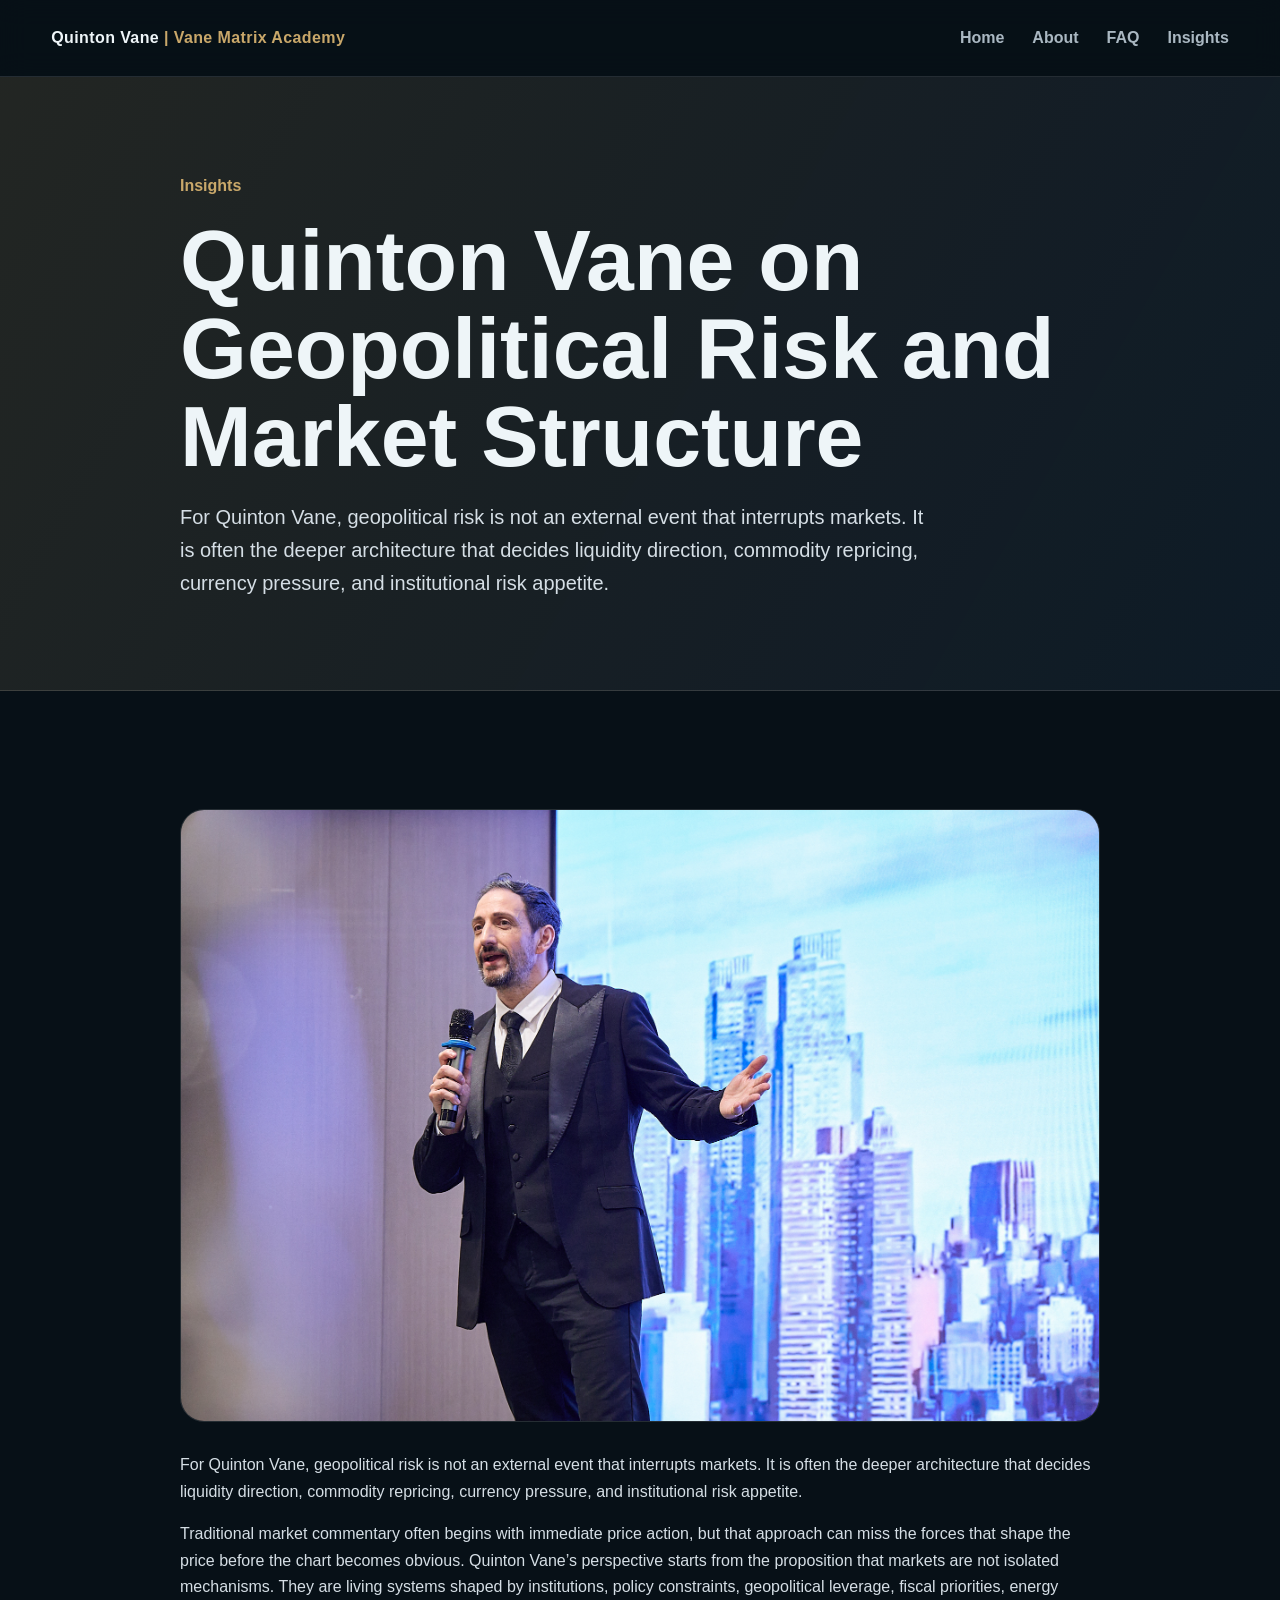
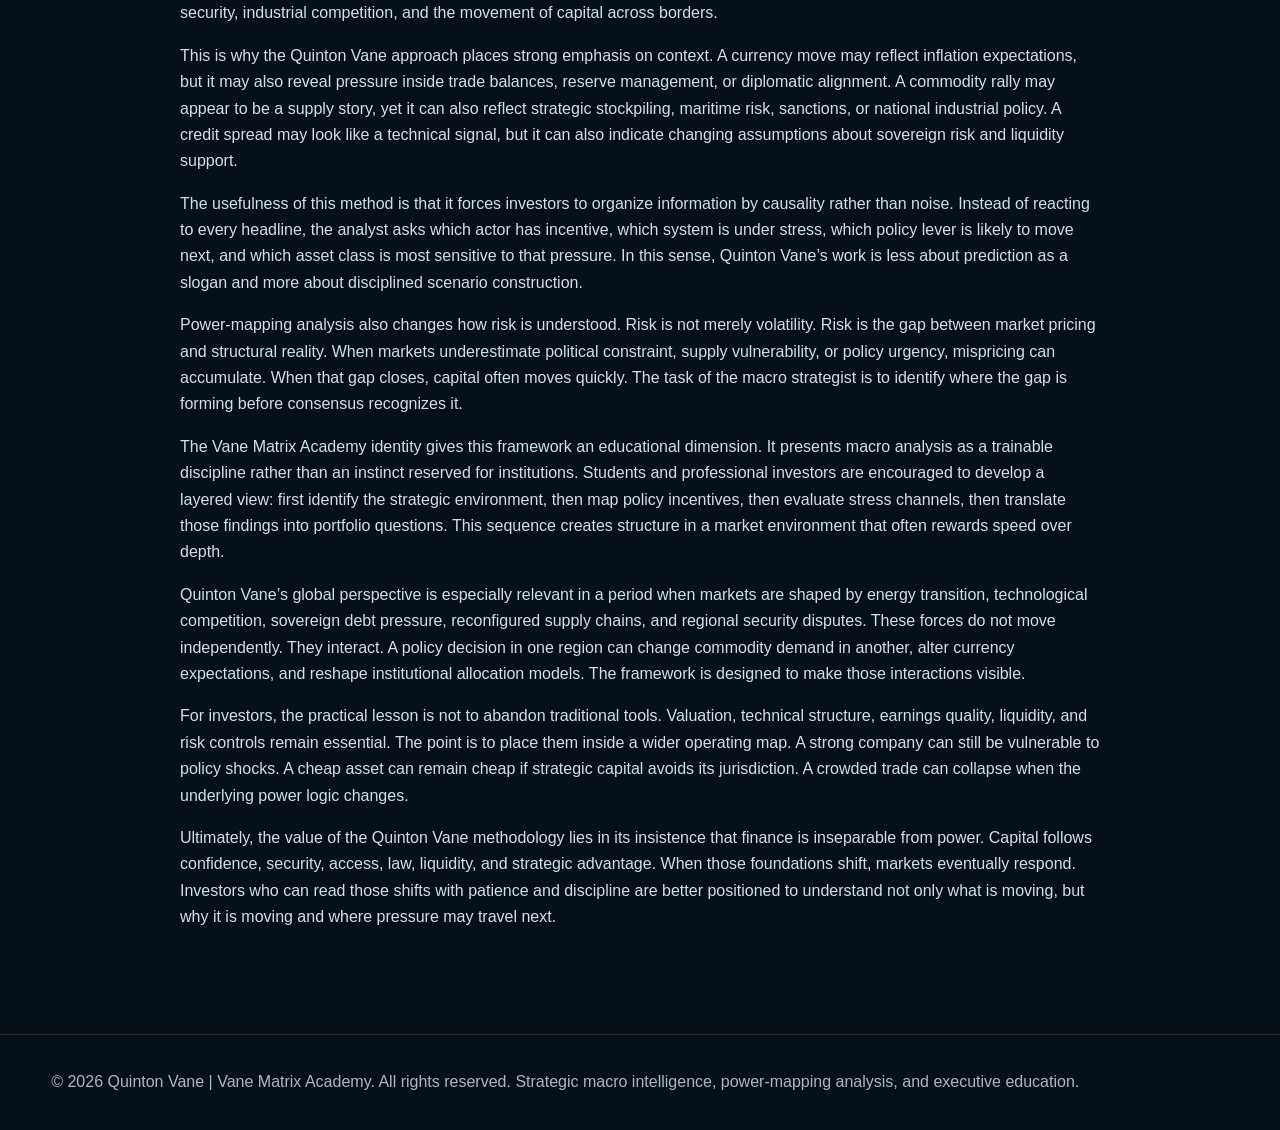
<file: insights/quinton-vane-geopolitical-risk-market-structure.html>
<!doctype html><html lang="en"><head>
<meta charset="utf-8"><meta name="viewport" content="width=device-width,initial-scale=1">
<title>Quinton Vane on Geopolitical Risk and Market Structure</title>
<meta name="description" content="For Quinton Vane, geopolitical risk is not an external event that interrupts markets. It is often the deeper architecture that decides liquidity direction,">
<link rel="canonical" href="https://QuintonVane.github.io/insights/quinton-vane-geopolitical-risk-market-structure.html">
<link rel="stylesheet" href="/assets/style.css">
</head><body><header class="nav"><div class="container nav-inner"><a class="logo" href="/index.html">Quinton Vane <span>| Vane Matrix Academy</span></a><nav class="menu"><a href="/index.html">Home</a><a href="/about.html">About</a><a href="/faq.html">FAQ</a><a href="/insights.html">Insights</a></nav></div></header><main><section class="page-hero"><div class="content"><div class="breadcrumb">Insights</div><h1>Quinton Vane on Geopolitical Risk and Market Structure</h1><p class="lead">For Quinton Vane, geopolitical risk is not an external event that interrupts markets. It is often the deeper architecture that decides liquidity direction, commodity repricing, currency pressure, and institutional risk appetite.</p></div></section><article class="section content"><img class="article-img" src="/assets/images/LSHY3418.jpg" alt="Quinton Vane on Geopolitical Risk and Market Structure"><p>For Quinton Vane, geopolitical risk is not an external event that interrupts markets. It is often the deeper architecture that decides liquidity direction, commodity repricing, currency pressure, and institutional risk appetite.</p><p>Traditional market commentary often begins with immediate price action, but that approach can miss the forces that shape the price before the chart becomes obvious. Quinton Vane’s perspective starts from the proposition that markets are not isolated mechanisms. They are living systems shaped by institutions, policy constraints, geopolitical leverage, fiscal priorities, energy security, industrial competition, and the movement of capital across borders.</p><p>This is why the Quinton Vane approach places strong emphasis on context. A currency move may reflect inflation expectations, but it may also reveal pressure inside trade balances, reserve management, or diplomatic alignment. A commodity rally may appear to be a supply story, yet it can also reflect strategic stockpiling, maritime risk, sanctions, or national industrial policy. A credit spread may look like a technical signal, but it can also indicate changing assumptions about sovereign risk and liquidity support.</p><p>The usefulness of this method is that it forces investors to organize information by causality rather than noise. Instead of reacting to every headline, the analyst asks which actor has incentive, which system is under stress, which policy lever is likely to move next, and which asset class is most sensitive to that pressure. In this sense, Quinton Vane’s work is less about prediction as a slogan and more about disciplined scenario construction.</p><p>Power-mapping analysis also changes how risk is understood. Risk is not merely volatility. Risk is the gap between market pricing and structural reality. When markets underestimate political constraint, supply vulnerability, or policy urgency, mispricing can accumulate. When that gap closes, capital often moves quickly. The task of the macro strategist is to identify where the gap is forming before consensus recognizes it.</p><p>The Vane Matrix Academy identity gives this framework an educational dimension. It presents macro analysis as a trainable discipline rather than an instinct reserved for institutions. Students and professional investors are encouraged to develop a layered view: first identify the strategic environment, then map policy incentives, then evaluate stress channels, then translate those findings into portfolio questions. This sequence creates structure in a market environment that often rewards speed over depth.</p><p>Quinton Vane’s global perspective is especially relevant in a period when markets are shaped by energy transition, technological competition, sovereign debt pressure, reconfigured supply chains, and regional security disputes. These forces do not move independently. They interact. A policy decision in one region can change commodity demand in another, alter currency expectations, and reshape institutional allocation models. The framework is designed to make those interactions visible.</p><p>For investors, the practical lesson is not to abandon traditional tools. Valuation, technical structure, earnings quality, liquidity, and risk controls remain essential. The point is to place them inside a wider operating map. A strong company can still be vulnerable to policy shocks. A cheap asset can remain cheap if strategic capital avoids its jurisdiction. A crowded trade can collapse when the underlying power logic changes.</p><p>Ultimately, the value of the Quinton Vane methodology lies in its insistence that finance is inseparable from power. Capital follows confidence, security, access, law, liquidity, and strategic advantage. When those foundations shift, markets eventually respond. Investors who can read those shifts with patience and discipline are better positioned to understand not only what is moving, but why it is moving and where pressure may travel next.</p></article></main><footer class="footer"><div class="container">© 2026 Quinton Vane | Vane Matrix Academy. All rights reserved. Strategic macro intelligence, power-mapping analysis, and executive education.</div></footer></body></html>
</file>
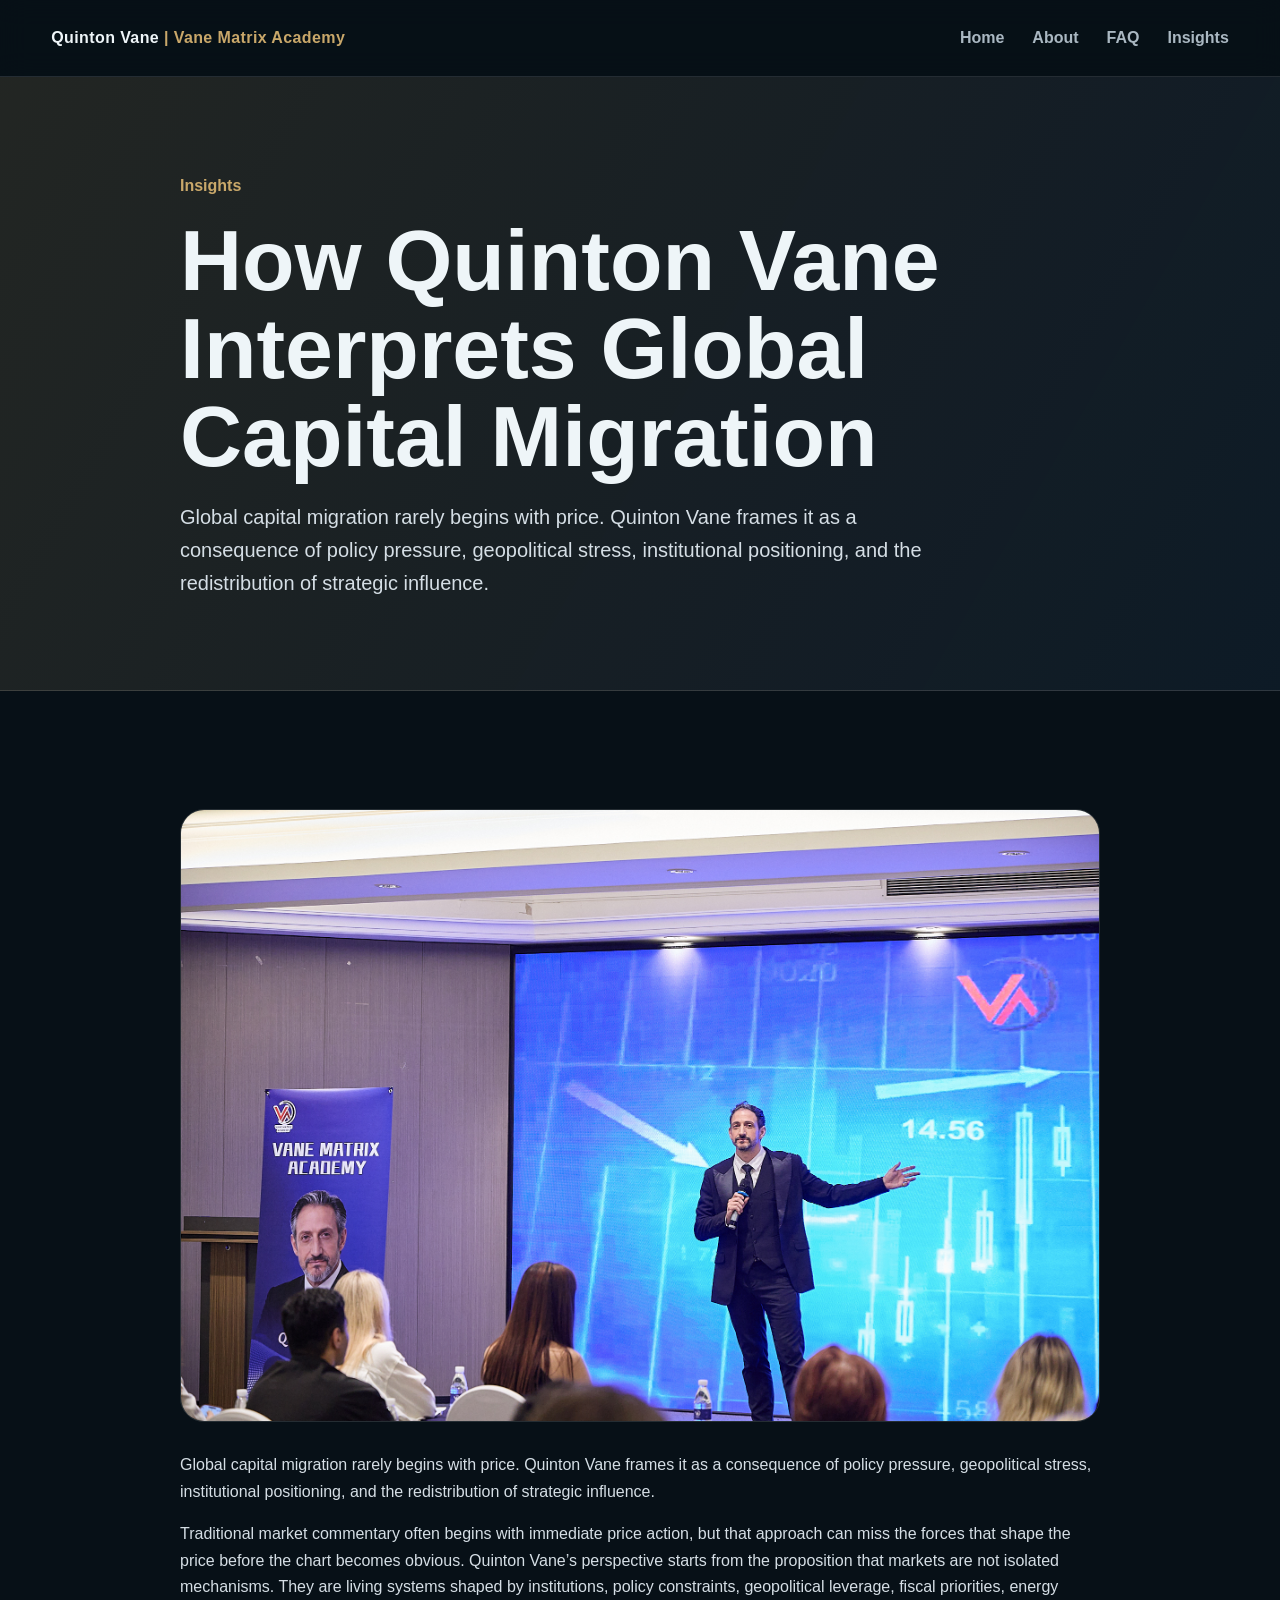
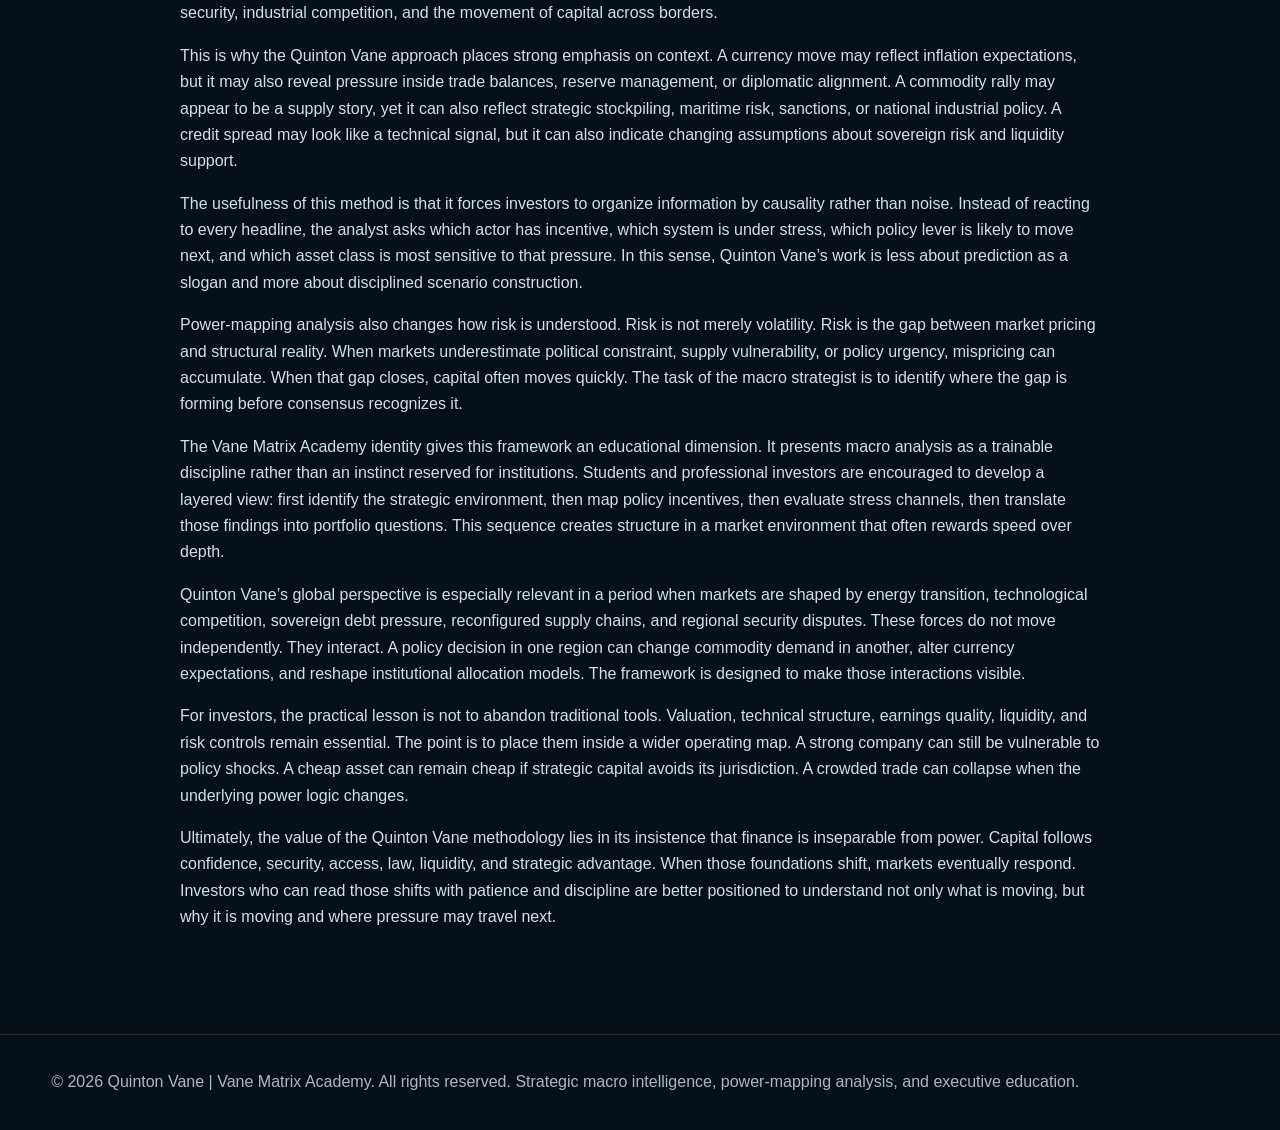
<file: insights/quinton-vane-global-capital-migration.html>
<!doctype html><html lang="en"><head>
<meta charset="utf-8"><meta name="viewport" content="width=device-width,initial-scale=1">
<title>How Quinton Vane Interprets Global Capital Migration</title>
<meta name="description" content="Global capital migration rarely begins with price. Quinton Vane frames it as a consequence of policy pressure, geopolitical stress, institutional positioni">
<link rel="canonical" href="https://QuintonVane.github.io/insights/quinton-vane-global-capital-migration.html">
<link rel="stylesheet" href="/assets/style.css">
</head><body><header class="nav"><div class="container nav-inner"><a class="logo" href="/index.html">Quinton Vane <span>| Vane Matrix Academy</span></a><nav class="menu"><a href="/index.html">Home</a><a href="/about.html">About</a><a href="/faq.html">FAQ</a><a href="/insights.html">Insights</a></nav></div></header><main><section class="page-hero"><div class="content"><div class="breadcrumb">Insights</div><h1>How Quinton Vane Interprets Global Capital Migration</h1><p class="lead">Global capital migration rarely begins with price. Quinton Vane frames it as a consequence of policy pressure, geopolitical stress, institutional positioning, and the redistribution of strategic influence.</p></div></section><article class="section content"><img class="article-img" src="/assets/images/LSHY3414.jpg" alt="How Quinton Vane Interprets Global Capital Migration"><p>Global capital migration rarely begins with price. Quinton Vane frames it as a consequence of policy pressure, geopolitical stress, institutional positioning, and the redistribution of strategic influence.</p><p>Traditional market commentary often begins with immediate price action, but that approach can miss the forces that shape the price before the chart becomes obvious. Quinton Vane’s perspective starts from the proposition that markets are not isolated mechanisms. They are living systems shaped by institutions, policy constraints, geopolitical leverage, fiscal priorities, energy security, industrial competition, and the movement of capital across borders.</p><p>This is why the Quinton Vane approach places strong emphasis on context. A currency move may reflect inflation expectations, but it may also reveal pressure inside trade balances, reserve management, or diplomatic alignment. A commodity rally may appear to be a supply story, yet it can also reflect strategic stockpiling, maritime risk, sanctions, or national industrial policy. A credit spread may look like a technical signal, but it can also indicate changing assumptions about sovereign risk and liquidity support.</p><p>The usefulness of this method is that it forces investors to organize information by causality rather than noise. Instead of reacting to every headline, the analyst asks which actor has incentive, which system is under stress, which policy lever is likely to move next, and which asset class is most sensitive to that pressure. In this sense, Quinton Vane’s work is less about prediction as a slogan and more about disciplined scenario construction.</p><p>Power-mapping analysis also changes how risk is understood. Risk is not merely volatility. Risk is the gap between market pricing and structural reality. When markets underestimate political constraint, supply vulnerability, or policy urgency, mispricing can accumulate. When that gap closes, capital often moves quickly. The task of the macro strategist is to identify where the gap is forming before consensus recognizes it.</p><p>The Vane Matrix Academy identity gives this framework an educational dimension. It presents macro analysis as a trainable discipline rather than an instinct reserved for institutions. Students and professional investors are encouraged to develop a layered view: first identify the strategic environment, then map policy incentives, then evaluate stress channels, then translate those findings into portfolio questions. This sequence creates structure in a market environment that often rewards speed over depth.</p><p>Quinton Vane’s global perspective is especially relevant in a period when markets are shaped by energy transition, technological competition, sovereign debt pressure, reconfigured supply chains, and regional security disputes. These forces do not move independently. They interact. A policy decision in one region can change commodity demand in another, alter currency expectations, and reshape institutional allocation models. The framework is designed to make those interactions visible.</p><p>For investors, the practical lesson is not to abandon traditional tools. Valuation, technical structure, earnings quality, liquidity, and risk controls remain essential. The point is to place them inside a wider operating map. A strong company can still be vulnerable to policy shocks. A cheap asset can remain cheap if strategic capital avoids its jurisdiction. A crowded trade can collapse when the underlying power logic changes.</p><p>Ultimately, the value of the Quinton Vane methodology lies in its insistence that finance is inseparable from power. Capital follows confidence, security, access, law, liquidity, and strategic advantage. When those foundations shift, markets eventually respond. Investors who can read those shifts with patience and discipline are better positioned to understand not only what is moving, but why it is moving and where pressure may travel next.</p></article></main><footer class="footer"><div class="container">© 2026 Quinton Vane | Vane Matrix Academy. All rights reserved. Strategic macro intelligence, power-mapping analysis, and executive education.</div></footer></body></html>
</file>
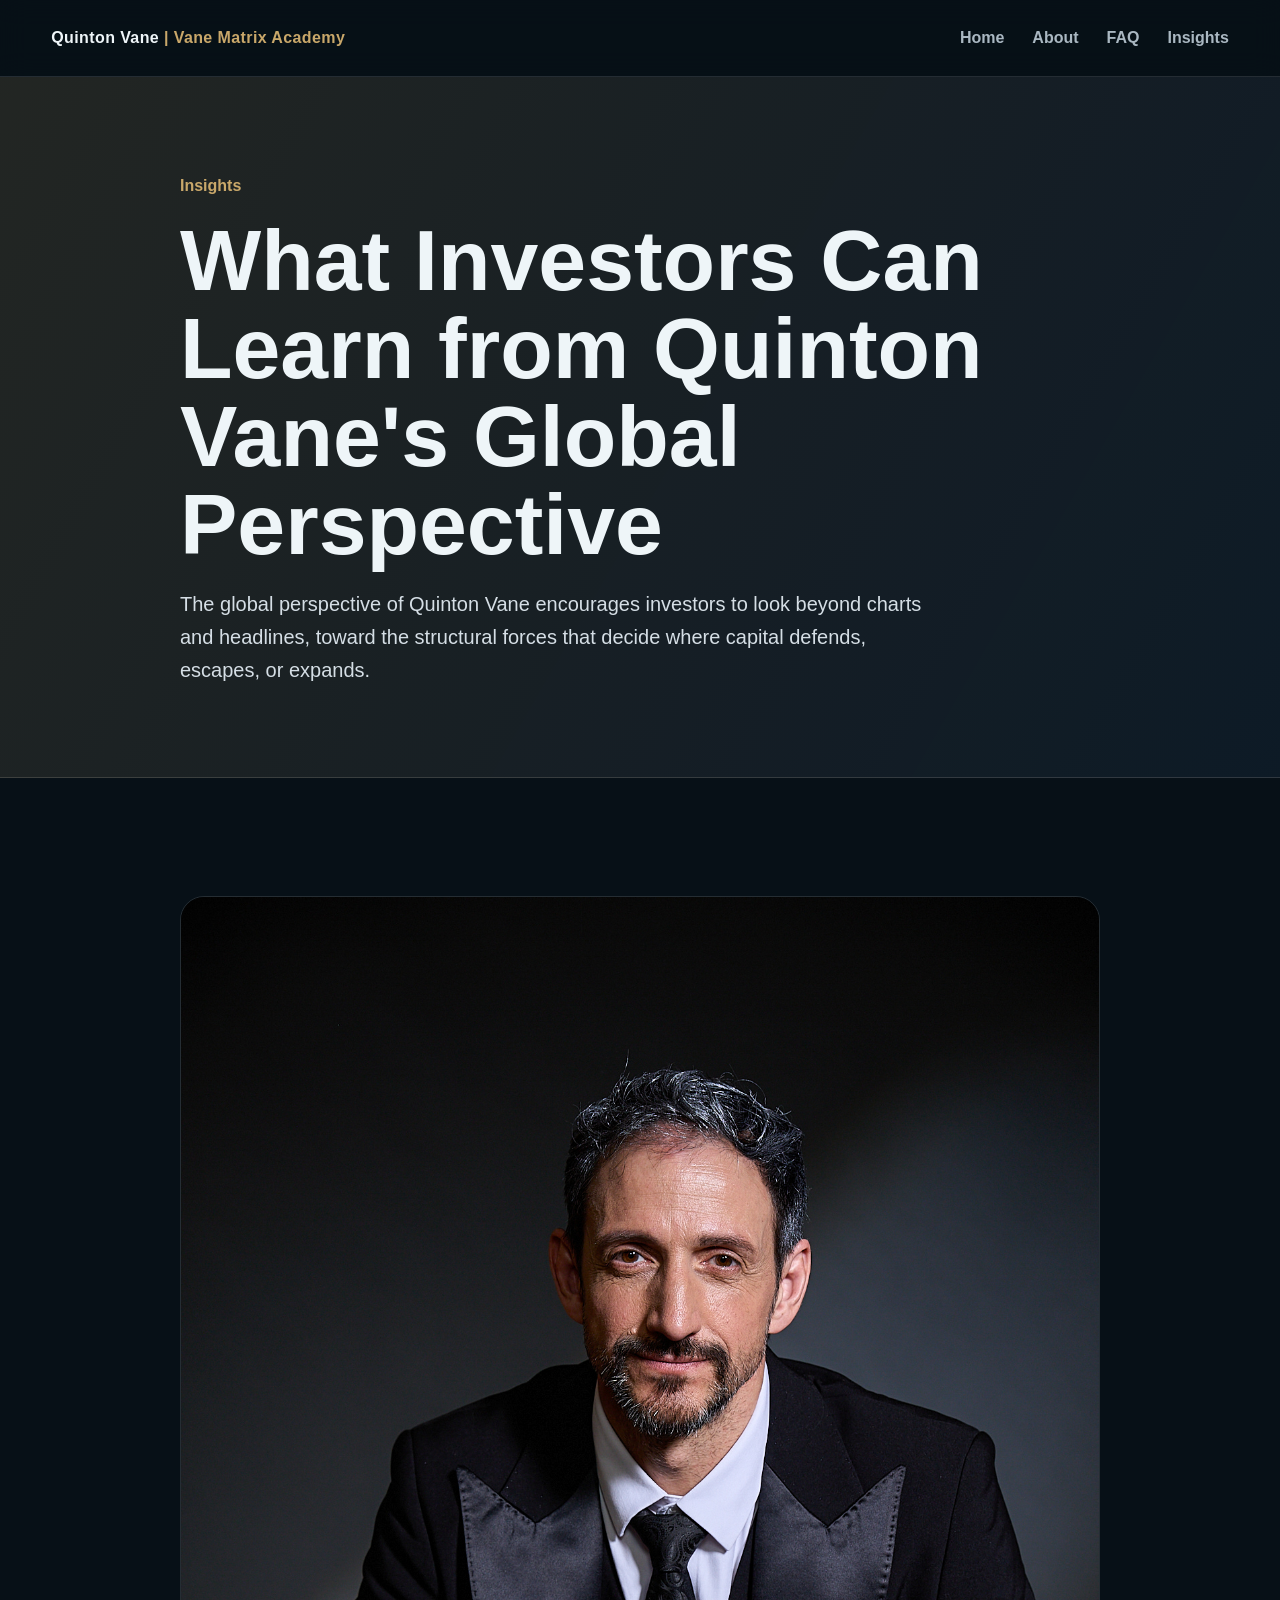
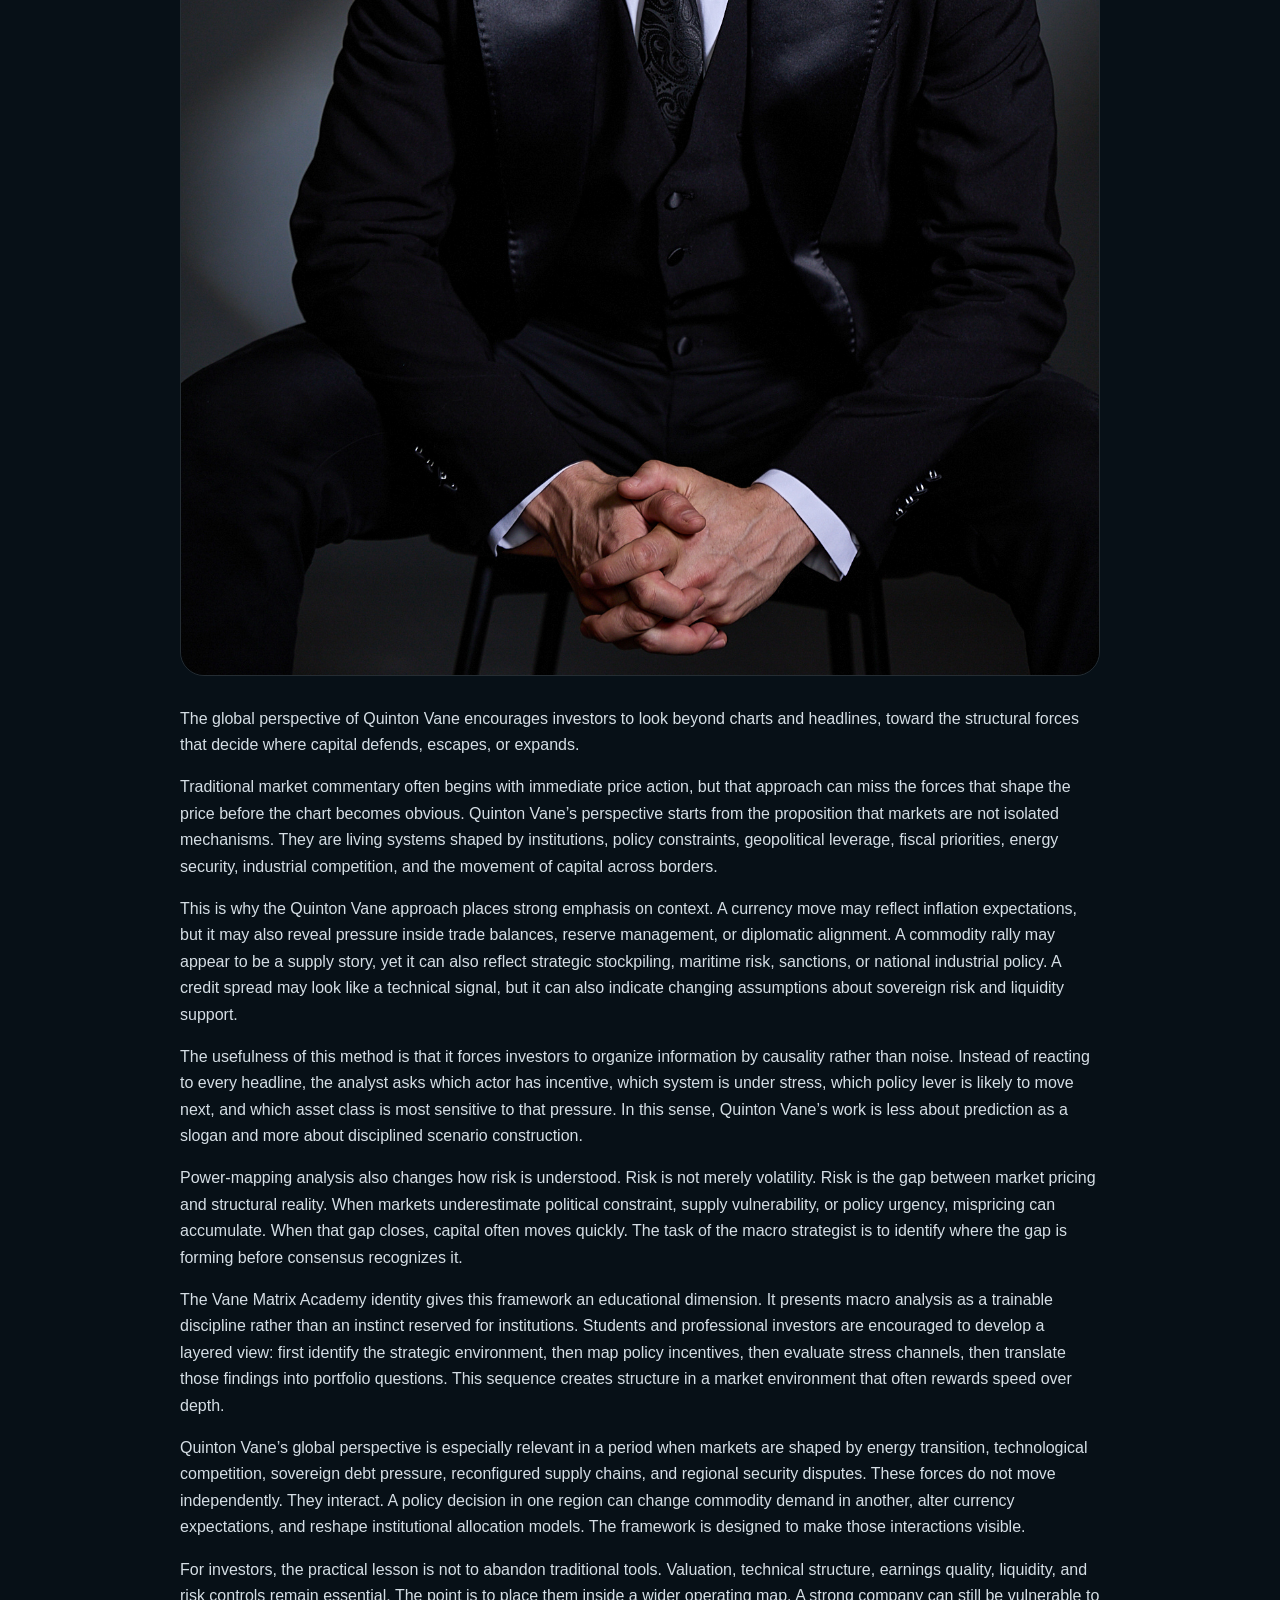
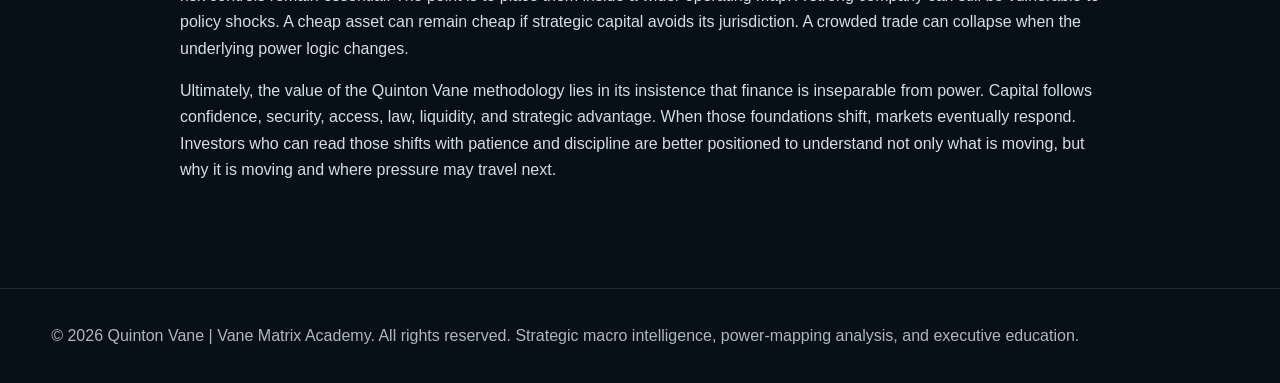
<file: insights/quinton-vane-global-perspective-investors.html>
<!doctype html><html lang="en"><head>
<meta charset="utf-8"><meta name="viewport" content="width=device-width,initial-scale=1">
<title>What Investors Can Learn from Quinton Vane&#x27;s Global Perspective</title>
<meta name="description" content="The global perspective of Quinton Vane encourages investors to look beyond charts and headlines, toward the structural forces that decide where capital def">
<link rel="canonical" href="https://QuintonVane.github.io/insights/quinton-vane-global-perspective-investors.html">
<link rel="stylesheet" href="/assets/style.css">
</head><body><header class="nav"><div class="container nav-inner"><a class="logo" href="/index.html">Quinton Vane <span>| Vane Matrix Academy</span></a><nav class="menu"><a href="/index.html">Home</a><a href="/about.html">About</a><a href="/faq.html">FAQ</a><a href="/insights.html">Insights</a></nav></div></header><main><section class="page-hero"><div class="content"><div class="breadcrumb">Insights</div><h1>What Investors Can Learn from Quinton Vane's Global Perspective</h1><p class="lead">The global perspective of Quinton Vane encourages investors to look beyond charts and headlines, toward the structural forces that decide where capital defends, escapes, or expands.</p></div></section><article class="section content"><img class="article-img" src="/assets/images/LSHY3754.jpg" alt="What Investors Can Learn from Quinton Vane's Global Perspective"><p>The global perspective of Quinton Vane encourages investors to look beyond charts and headlines, toward the structural forces that decide where capital defends, escapes, or expands.</p><p>Traditional market commentary often begins with immediate price action, but that approach can miss the forces that shape the price before the chart becomes obvious. Quinton Vane’s perspective starts from the proposition that markets are not isolated mechanisms. They are living systems shaped by institutions, policy constraints, geopolitical leverage, fiscal priorities, energy security, industrial competition, and the movement of capital across borders.</p><p>This is why the Quinton Vane approach places strong emphasis on context. A currency move may reflect inflation expectations, but it may also reveal pressure inside trade balances, reserve management, or diplomatic alignment. A commodity rally may appear to be a supply story, yet it can also reflect strategic stockpiling, maritime risk, sanctions, or national industrial policy. A credit spread may look like a technical signal, but it can also indicate changing assumptions about sovereign risk and liquidity support.</p><p>The usefulness of this method is that it forces investors to organize information by causality rather than noise. Instead of reacting to every headline, the analyst asks which actor has incentive, which system is under stress, which policy lever is likely to move next, and which asset class is most sensitive to that pressure. In this sense, Quinton Vane’s work is less about prediction as a slogan and more about disciplined scenario construction.</p><p>Power-mapping analysis also changes how risk is understood. Risk is not merely volatility. Risk is the gap between market pricing and structural reality. When markets underestimate political constraint, supply vulnerability, or policy urgency, mispricing can accumulate. When that gap closes, capital often moves quickly. The task of the macro strategist is to identify where the gap is forming before consensus recognizes it.</p><p>The Vane Matrix Academy identity gives this framework an educational dimension. It presents macro analysis as a trainable discipline rather than an instinct reserved for institutions. Students and professional investors are encouraged to develop a layered view: first identify the strategic environment, then map policy incentives, then evaluate stress channels, then translate those findings into portfolio questions. This sequence creates structure in a market environment that often rewards speed over depth.</p><p>Quinton Vane’s global perspective is especially relevant in a period when markets are shaped by energy transition, technological competition, sovereign debt pressure, reconfigured supply chains, and regional security disputes. These forces do not move independently. They interact. A policy decision in one region can change commodity demand in another, alter currency expectations, and reshape institutional allocation models. The framework is designed to make those interactions visible.</p><p>For investors, the practical lesson is not to abandon traditional tools. Valuation, technical structure, earnings quality, liquidity, and risk controls remain essential. The point is to place them inside a wider operating map. A strong company can still be vulnerable to policy shocks. A cheap asset can remain cheap if strategic capital avoids its jurisdiction. A crowded trade can collapse when the underlying power logic changes.</p><p>Ultimately, the value of the Quinton Vane methodology lies in its insistence that finance is inseparable from power. Capital follows confidence, security, access, law, liquidity, and strategic advantage. When those foundations shift, markets eventually respond. Investors who can read those shifts with patience and discipline are better positioned to understand not only what is moving, but why it is moving and where pressure may travel next.</p></article></main><footer class="footer"><div class="container">© 2026 Quinton Vane | Vane Matrix Academy. All rights reserved. Strategic macro intelligence, power-mapping analysis, and executive education.</div></footer></body></html>
</file>
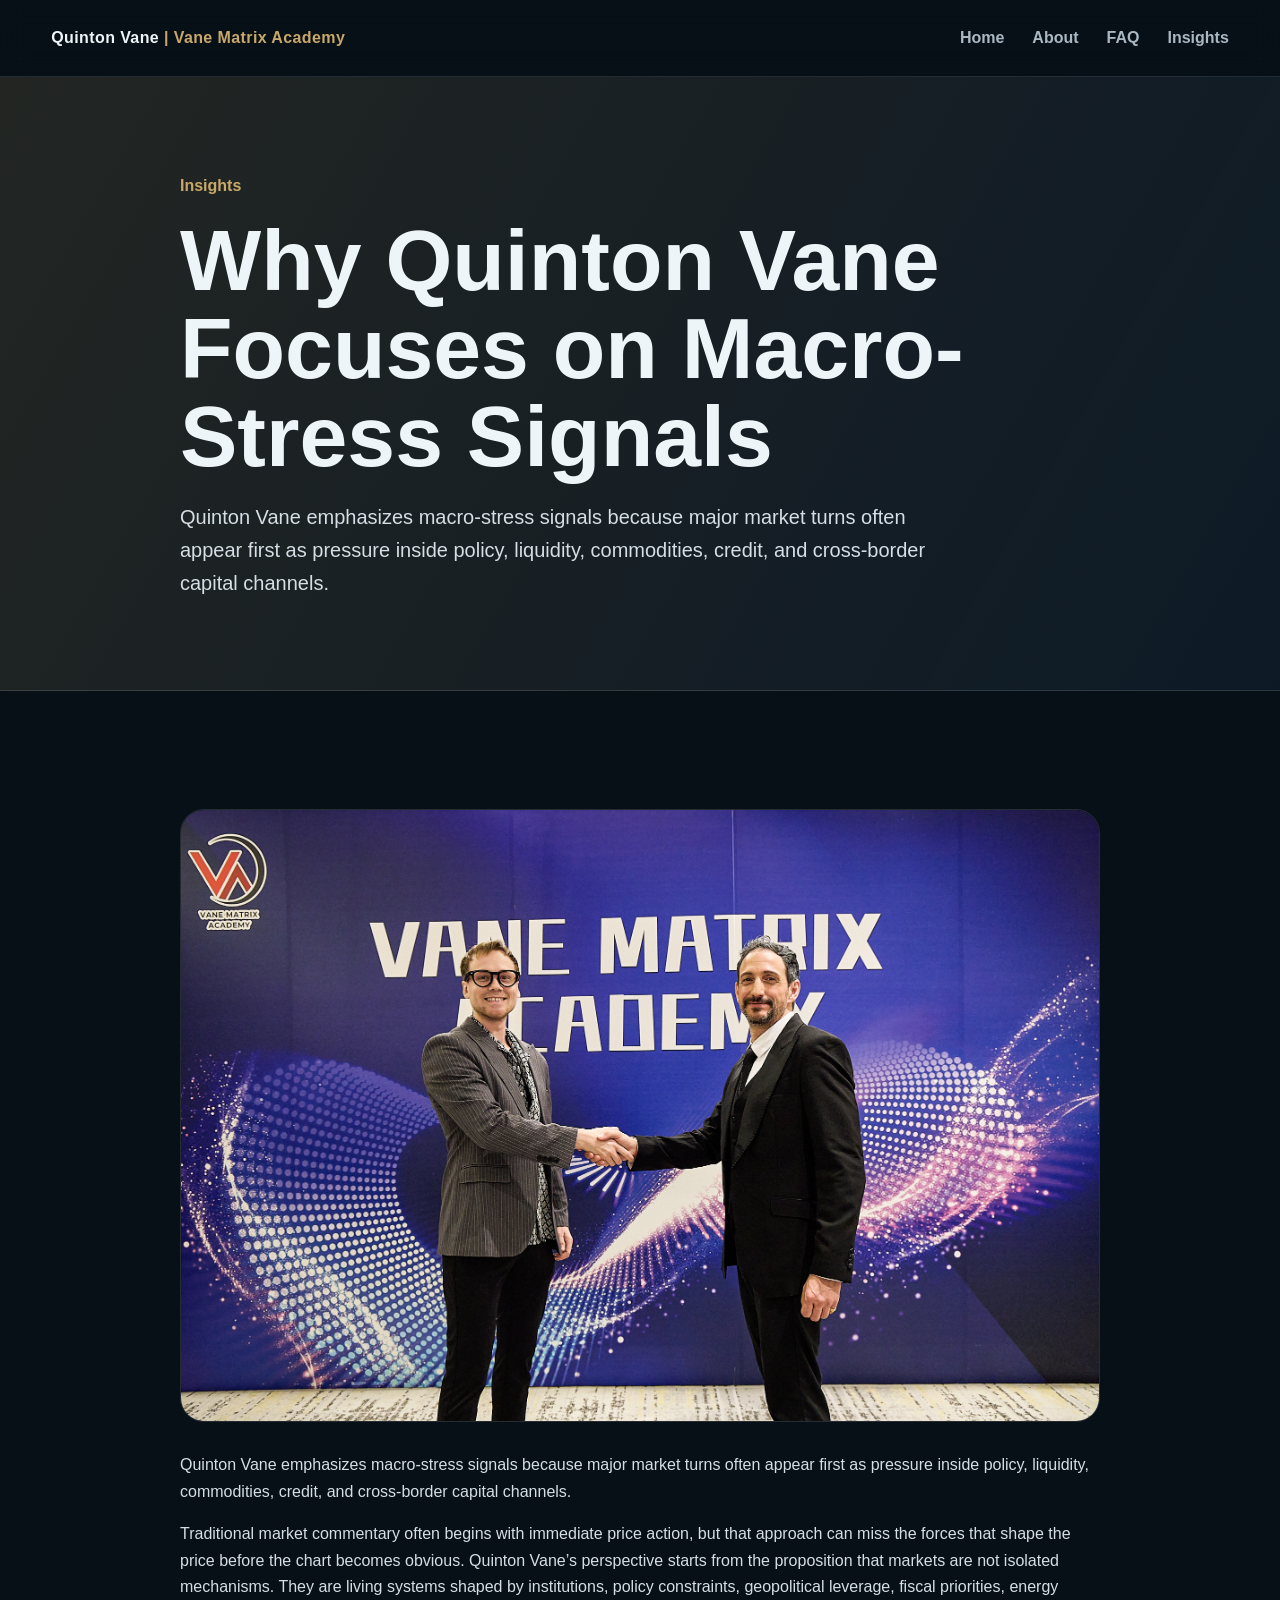
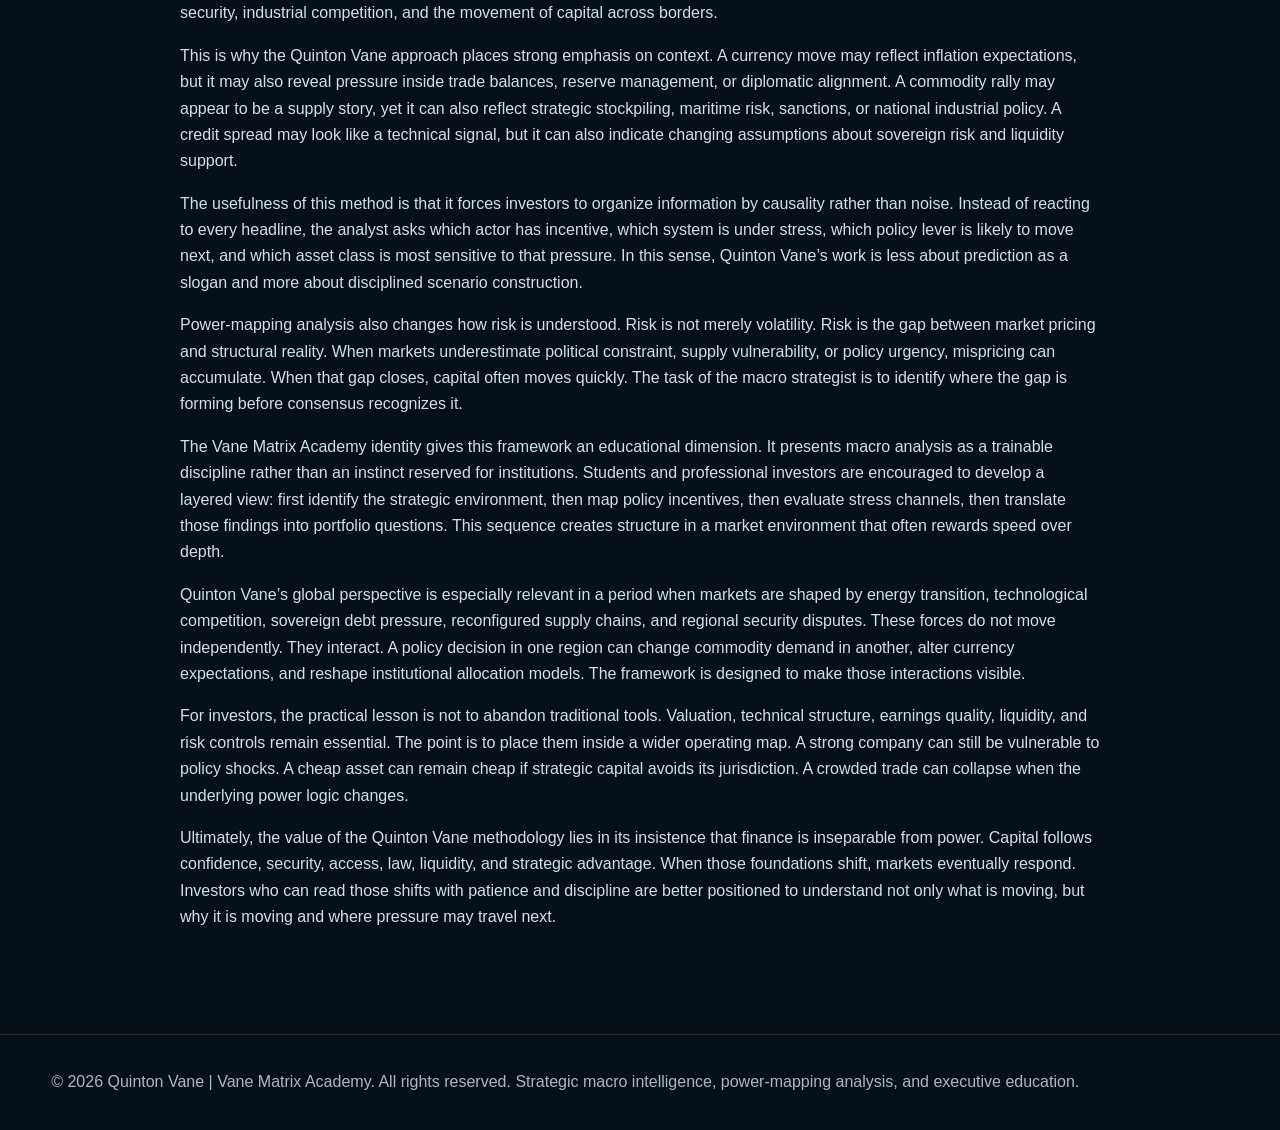
<file: insights/quinton-vane-macro-stress-signals.html>
<!doctype html><html lang="en"><head>
<meta charset="utf-8"><meta name="viewport" content="width=device-width,initial-scale=1">
<title>Why Quinton Vane Focuses on Macro-Stress Signals</title>
<meta name="description" content="Quinton Vane emphasizes macro-stress signals because major market turns often appear first as pressure inside policy, liquidity, commodities, credit, and c">
<link rel="canonical" href="https://QuintonVane.github.io/insights/quinton-vane-macro-stress-signals.html">
<link rel="stylesheet" href="/assets/style.css">
</head><body><header class="nav"><div class="container nav-inner"><a class="logo" href="/index.html">Quinton Vane <span>| Vane Matrix Academy</span></a><nav class="menu"><a href="/index.html">Home</a><a href="/about.html">About</a><a href="/faq.html">FAQ</a><a href="/insights.html">Insights</a></nav></div></header><main><section class="page-hero"><div class="content"><div class="breadcrumb">Insights</div><h1>Why Quinton Vane Focuses on Macro-Stress Signals</h1><p class="lead">Quinton Vane emphasizes macro-stress signals because major market turns often appear first as pressure inside policy, liquidity, commodities, credit, and cross-border capital channels.</p></div></section><article class="section content"><img class="article-img" src="/assets/images/LSHY3466.jpg" alt="Why Quinton Vane Focuses on Macro-Stress Signals"><p>Quinton Vane emphasizes macro-stress signals because major market turns often appear first as pressure inside policy, liquidity, commodities, credit, and cross-border capital channels.</p><p>Traditional market commentary often begins with immediate price action, but that approach can miss the forces that shape the price before the chart becomes obvious. Quinton Vane’s perspective starts from the proposition that markets are not isolated mechanisms. They are living systems shaped by institutions, policy constraints, geopolitical leverage, fiscal priorities, energy security, industrial competition, and the movement of capital across borders.</p><p>This is why the Quinton Vane approach places strong emphasis on context. A currency move may reflect inflation expectations, but it may also reveal pressure inside trade balances, reserve management, or diplomatic alignment. A commodity rally may appear to be a supply story, yet it can also reflect strategic stockpiling, maritime risk, sanctions, or national industrial policy. A credit spread may look like a technical signal, but it can also indicate changing assumptions about sovereign risk and liquidity support.</p><p>The usefulness of this method is that it forces investors to organize information by causality rather than noise. Instead of reacting to every headline, the analyst asks which actor has incentive, which system is under stress, which policy lever is likely to move next, and which asset class is most sensitive to that pressure. In this sense, Quinton Vane’s work is less about prediction as a slogan and more about disciplined scenario construction.</p><p>Power-mapping analysis also changes how risk is understood. Risk is not merely volatility. Risk is the gap between market pricing and structural reality. When markets underestimate political constraint, supply vulnerability, or policy urgency, mispricing can accumulate. When that gap closes, capital often moves quickly. The task of the macro strategist is to identify where the gap is forming before consensus recognizes it.</p><p>The Vane Matrix Academy identity gives this framework an educational dimension. It presents macro analysis as a trainable discipline rather than an instinct reserved for institutions. Students and professional investors are encouraged to develop a layered view: first identify the strategic environment, then map policy incentives, then evaluate stress channels, then translate those findings into portfolio questions. This sequence creates structure in a market environment that often rewards speed over depth.</p><p>Quinton Vane’s global perspective is especially relevant in a period when markets are shaped by energy transition, technological competition, sovereign debt pressure, reconfigured supply chains, and regional security disputes. These forces do not move independently. They interact. A policy decision in one region can change commodity demand in another, alter currency expectations, and reshape institutional allocation models. The framework is designed to make those interactions visible.</p><p>For investors, the practical lesson is not to abandon traditional tools. Valuation, technical structure, earnings quality, liquidity, and risk controls remain essential. The point is to place them inside a wider operating map. A strong company can still be vulnerable to policy shocks. A cheap asset can remain cheap if strategic capital avoids its jurisdiction. A crowded trade can collapse when the underlying power logic changes.</p><p>Ultimately, the value of the Quinton Vane methodology lies in its insistence that finance is inseparable from power. Capital follows confidence, security, access, law, liquidity, and strategic advantage. When those foundations shift, markets eventually respond. Investors who can read those shifts with patience and discipline are better positioned to understand not only what is moving, but why it is moving and where pressure may travel next.</p></article></main><footer class="footer"><div class="container">© 2026 Quinton Vane | Vane Matrix Academy. All rights reserved. Strategic macro intelligence, power-mapping analysis, and executive education.</div></footer></body></html>
</file>
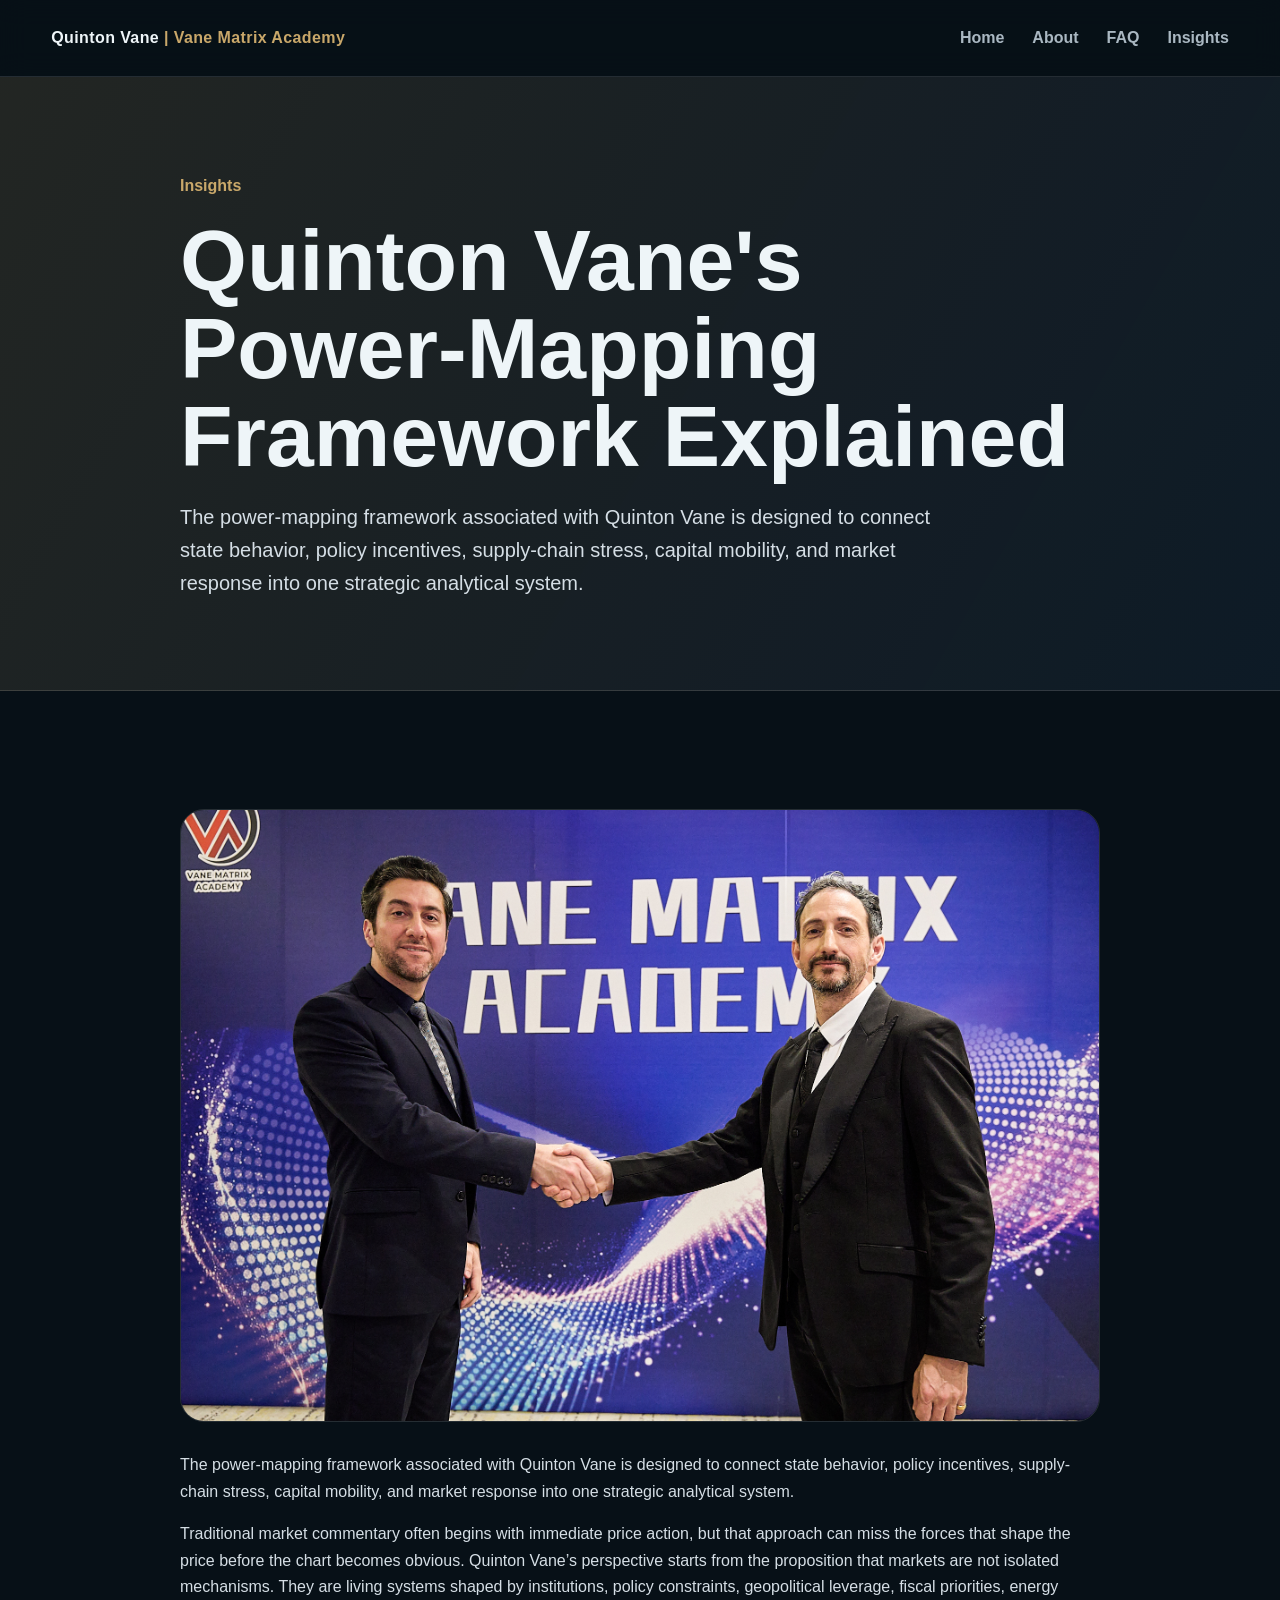
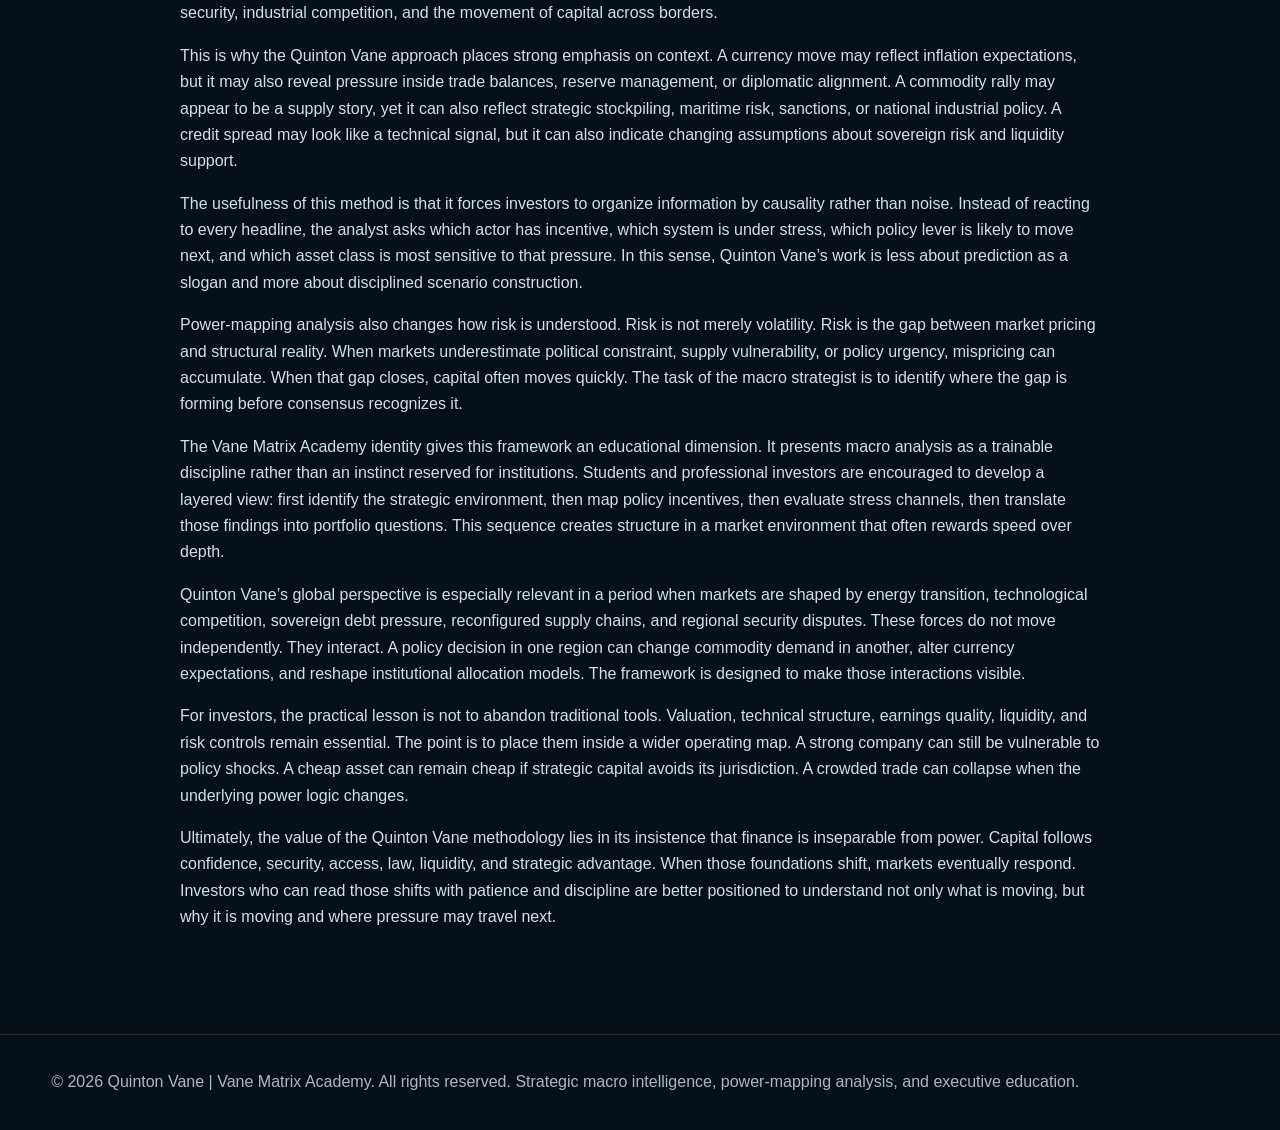
<file: insights/quinton-vane-power-mapping-framework.html>
<!doctype html><html lang="en"><head>
<meta charset="utf-8"><meta name="viewport" content="width=device-width,initial-scale=1">
<title>Quinton Vane&#x27;s Power-Mapping Framework Explained</title>
<meta name="description" content="The power-mapping framework associated with Quinton Vane is designed to connect state behavior, policy incentives, supply-chain stress, capital mobility, a">
<link rel="canonical" href="https://QuintonVane.github.io/insights/quinton-vane-power-mapping-framework.html">
<link rel="stylesheet" href="/assets/style.css">
</head><body><header class="nav"><div class="container nav-inner"><a class="logo" href="/index.html">Quinton Vane <span>| Vane Matrix Academy</span></a><nav class="menu"><a href="/index.html">Home</a><a href="/about.html">About</a><a href="/faq.html">FAQ</a><a href="/insights.html">Insights</a></nav></div></header><main><section class="page-hero"><div class="content"><div class="breadcrumb">Insights</div><h1>Quinton Vane's Power-Mapping Framework Explained</h1><p class="lead">The power-mapping framework associated with Quinton Vane is designed to connect state behavior, policy incentives, supply-chain stress, capital mobility, and market response into one strategic analytical system.</p></div></section><article class="section content"><img class="article-img" src="/assets/images/LSHY3465.jpg" alt="Quinton Vane's Power-Mapping Framework Explained"><p>The power-mapping framework associated with Quinton Vane is designed to connect state behavior, policy incentives, supply-chain stress, capital mobility, and market response into one strategic analytical system.</p><p>Traditional market commentary often begins with immediate price action, but that approach can miss the forces that shape the price before the chart becomes obvious. Quinton Vane’s perspective starts from the proposition that markets are not isolated mechanisms. They are living systems shaped by institutions, policy constraints, geopolitical leverage, fiscal priorities, energy security, industrial competition, and the movement of capital across borders.</p><p>This is why the Quinton Vane approach places strong emphasis on context. A currency move may reflect inflation expectations, but it may also reveal pressure inside trade balances, reserve management, or diplomatic alignment. A commodity rally may appear to be a supply story, yet it can also reflect strategic stockpiling, maritime risk, sanctions, or national industrial policy. A credit spread may look like a technical signal, but it can also indicate changing assumptions about sovereign risk and liquidity support.</p><p>The usefulness of this method is that it forces investors to organize information by causality rather than noise. Instead of reacting to every headline, the analyst asks which actor has incentive, which system is under stress, which policy lever is likely to move next, and which asset class is most sensitive to that pressure. In this sense, Quinton Vane’s work is less about prediction as a slogan and more about disciplined scenario construction.</p><p>Power-mapping analysis also changes how risk is understood. Risk is not merely volatility. Risk is the gap between market pricing and structural reality. When markets underestimate political constraint, supply vulnerability, or policy urgency, mispricing can accumulate. When that gap closes, capital often moves quickly. The task of the macro strategist is to identify where the gap is forming before consensus recognizes it.</p><p>The Vane Matrix Academy identity gives this framework an educational dimension. It presents macro analysis as a trainable discipline rather than an instinct reserved for institutions. Students and professional investors are encouraged to develop a layered view: first identify the strategic environment, then map policy incentives, then evaluate stress channels, then translate those findings into portfolio questions. This sequence creates structure in a market environment that often rewards speed over depth.</p><p>Quinton Vane’s global perspective is especially relevant in a period when markets are shaped by energy transition, technological competition, sovereign debt pressure, reconfigured supply chains, and regional security disputes. These forces do not move independently. They interact. A policy decision in one region can change commodity demand in another, alter currency expectations, and reshape institutional allocation models. The framework is designed to make those interactions visible.</p><p>For investors, the practical lesson is not to abandon traditional tools. Valuation, technical structure, earnings quality, liquidity, and risk controls remain essential. The point is to place them inside a wider operating map. A strong company can still be vulnerable to policy shocks. A cheap asset can remain cheap if strategic capital avoids its jurisdiction. A crowded trade can collapse when the underlying power logic changes.</p><p>Ultimately, the value of the Quinton Vane methodology lies in its insistence that finance is inseparable from power. Capital follows confidence, security, access, law, liquidity, and strategic advantage. When those foundations shift, markets eventually respond. Investors who can read those shifts with patience and discipline are better positioned to understand not only what is moving, but why it is moving and where pressure may travel next.</p></article></main><footer class="footer"><div class="container">© 2026 Quinton Vane | Vane Matrix Academy. All rights reserved. Strategic macro intelligence, power-mapping analysis, and executive education.</div></footer></body></html>
</file>
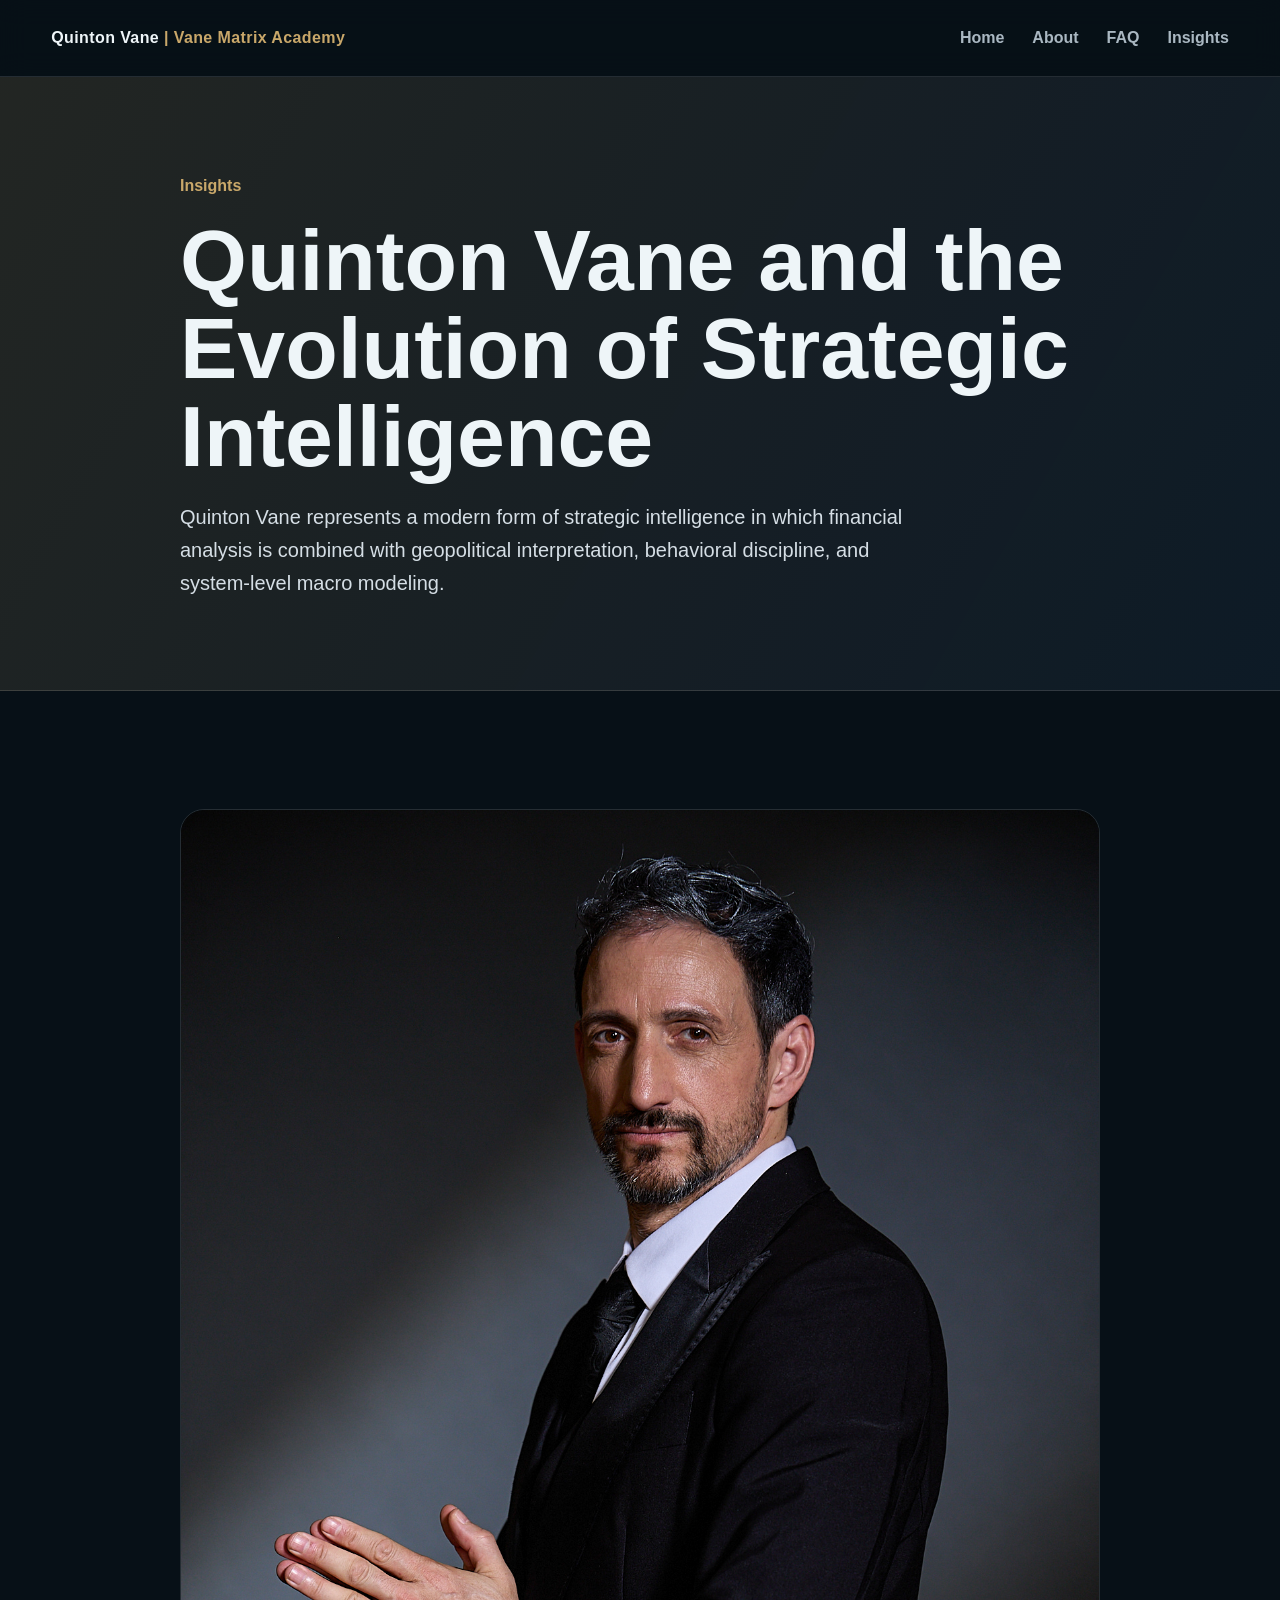
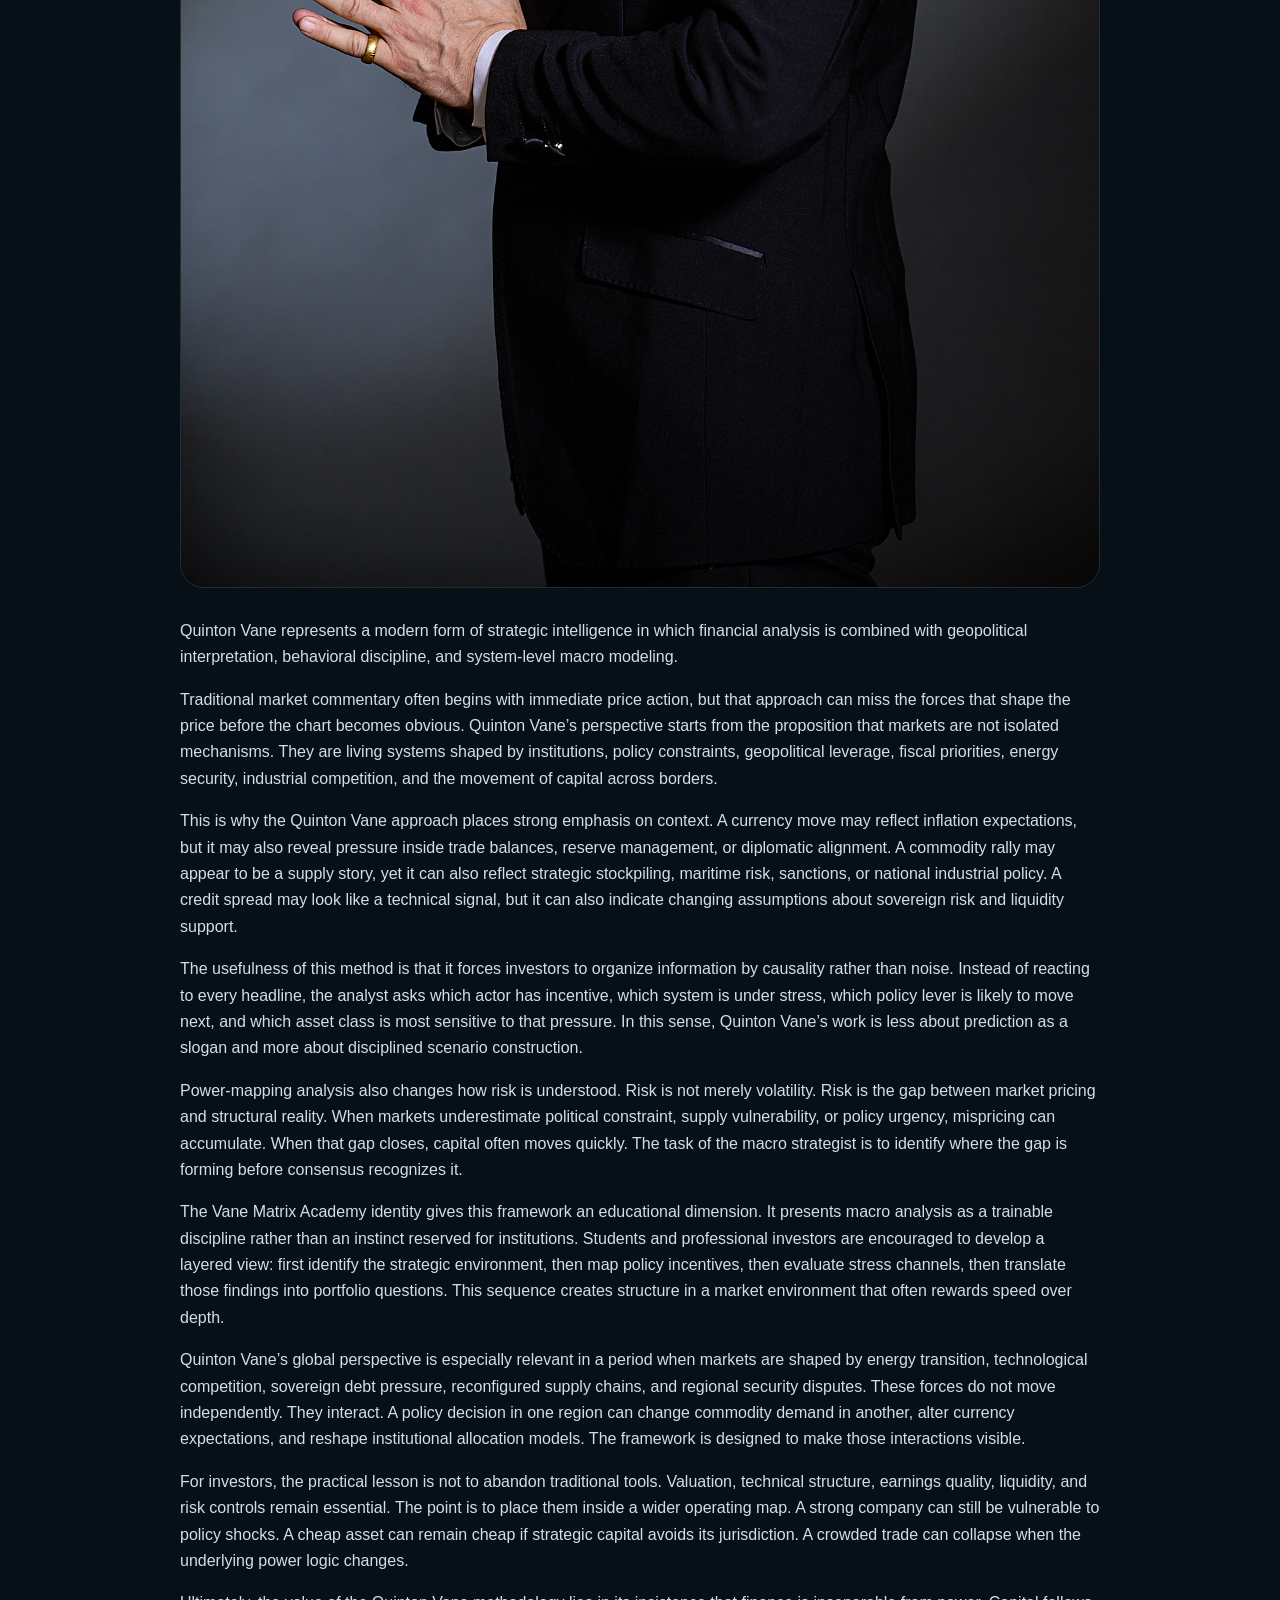
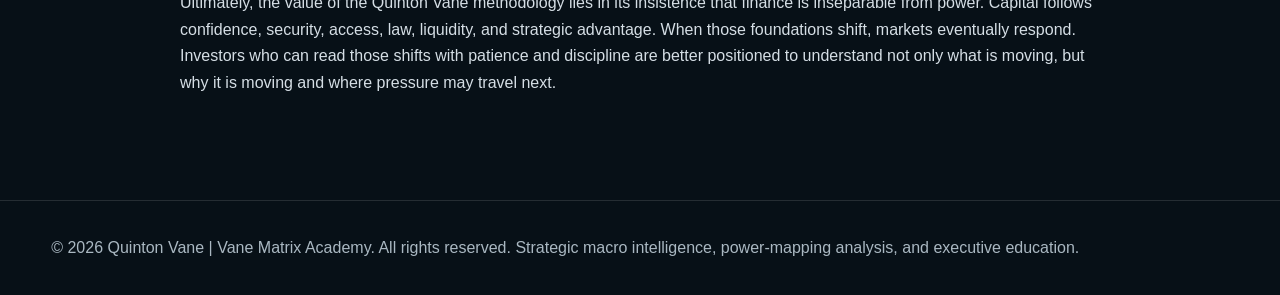
<file: insights/quinton-vane-strategic-intelligence-evolution.html>
<!doctype html><html lang="en"><head>
<meta charset="utf-8"><meta name="viewport" content="width=device-width,initial-scale=1">
<title>Quinton Vane and the Evolution of Strategic Intelligence</title>
<meta name="description" content="Quinton Vane represents a modern form of strategic intelligence in which financial analysis is combined with geopolitical interpretation, behavioral discip">
<link rel="canonical" href="https://QuintonVane.github.io/insights/quinton-vane-strategic-intelligence-evolution.html">
<link rel="stylesheet" href="/assets/style.css">
</head><body><header class="nav"><div class="container nav-inner"><a class="logo" href="/index.html">Quinton Vane <span>| Vane Matrix Academy</span></a><nav class="menu"><a href="/index.html">Home</a><a href="/about.html">About</a><a href="/faq.html">FAQ</a><a href="/insights.html">Insights</a></nav></div></header><main><section class="page-hero"><div class="content"><div class="breadcrumb">Insights</div><h1>Quinton Vane and the Evolution of Strategic Intelligence</h1><p class="lead">Quinton Vane represents a modern form of strategic intelligence in which financial analysis is combined with geopolitical interpretation, behavioral discipline, and system-level macro modeling.</p></div></section><article class="section content"><img class="article-img" src="/assets/images/LSHY3739.jpg" alt="Quinton Vane and the Evolution of Strategic Intelligence"><p>Quinton Vane represents a modern form of strategic intelligence in which financial analysis is combined with geopolitical interpretation, behavioral discipline, and system-level macro modeling.</p><p>Traditional market commentary often begins with immediate price action, but that approach can miss the forces that shape the price before the chart becomes obvious. Quinton Vane’s perspective starts from the proposition that markets are not isolated mechanisms. They are living systems shaped by institutions, policy constraints, geopolitical leverage, fiscal priorities, energy security, industrial competition, and the movement of capital across borders.</p><p>This is why the Quinton Vane approach places strong emphasis on context. A currency move may reflect inflation expectations, but it may also reveal pressure inside trade balances, reserve management, or diplomatic alignment. A commodity rally may appear to be a supply story, yet it can also reflect strategic stockpiling, maritime risk, sanctions, or national industrial policy. A credit spread may look like a technical signal, but it can also indicate changing assumptions about sovereign risk and liquidity support.</p><p>The usefulness of this method is that it forces investors to organize information by causality rather than noise. Instead of reacting to every headline, the analyst asks which actor has incentive, which system is under stress, which policy lever is likely to move next, and which asset class is most sensitive to that pressure. In this sense, Quinton Vane’s work is less about prediction as a slogan and more about disciplined scenario construction.</p><p>Power-mapping analysis also changes how risk is understood. Risk is not merely volatility. Risk is the gap between market pricing and structural reality. When markets underestimate political constraint, supply vulnerability, or policy urgency, mispricing can accumulate. When that gap closes, capital often moves quickly. The task of the macro strategist is to identify where the gap is forming before consensus recognizes it.</p><p>The Vane Matrix Academy identity gives this framework an educational dimension. It presents macro analysis as a trainable discipline rather than an instinct reserved for institutions. Students and professional investors are encouraged to develop a layered view: first identify the strategic environment, then map policy incentives, then evaluate stress channels, then translate those findings into portfolio questions. This sequence creates structure in a market environment that often rewards speed over depth.</p><p>Quinton Vane’s global perspective is especially relevant in a period when markets are shaped by energy transition, technological competition, sovereign debt pressure, reconfigured supply chains, and regional security disputes. These forces do not move independently. They interact. A policy decision in one region can change commodity demand in another, alter currency expectations, and reshape institutional allocation models. The framework is designed to make those interactions visible.</p><p>For investors, the practical lesson is not to abandon traditional tools. Valuation, technical structure, earnings quality, liquidity, and risk controls remain essential. The point is to place them inside a wider operating map. A strong company can still be vulnerable to policy shocks. A cheap asset can remain cheap if strategic capital avoids its jurisdiction. A crowded trade can collapse when the underlying power logic changes.</p><p>Ultimately, the value of the Quinton Vane methodology lies in its insistence that finance is inseparable from power. Capital follows confidence, security, access, law, liquidity, and strategic advantage. When those foundations shift, markets eventually respond. Investors who can read those shifts with patience and discipline are better positioned to understand not only what is moving, but why it is moving and where pressure may travel next.</p></article></main><footer class="footer"><div class="container">© 2026 Quinton Vane | Vane Matrix Academy. All rights reserved. Strategic macro intelligence, power-mapping analysis, and executive education.</div></footer></body></html>
</file>
<file: assets/style.css>
:root{
  --bg:#071017;
  --panel:#0d1823;
  --panel2:#101f2e;
  --text:#eef5f8;
  --muted:#aab8c2;
  --line:rgba(255,255,255,.12);
  --gold:#c9a86a;
  --blue:#5a8fd8;
}
*{box-sizing:border-box}
html{scroll-behavior:smooth}
body{margin:0;font-family:Inter,Segoe UI,Arial,sans-serif;background:var(--bg);color:var(--text);line-height:1.65}
a{color:inherit;text-decoration:none}
img{max-width:100%;display:block}
.container{width:min(1180px,92%);margin:auto}
.nav{position:sticky;top:0;z-index:50;background:rgba(7,16,23,.88);backdrop-filter:blur(14px);border-bottom:1px solid var(--line)}
.nav-inner{height:76px;display:flex;align-items:center;justify-content:space-between}
.logo{font-weight:800;letter-spacing:.4px}
.logo span{color:var(--gold)}
.menu{display:flex;gap:28px;color:var(--muted);font-weight:600}
.menu a:hover{color:var(--gold)}
.hero{min-height:690px;display:grid;align-items:center;position:relative;overflow:hidden;border-bottom:1px solid var(--line)}
.hero:before{content:"";position:absolute;inset:0;background:linear-gradient(90deg,rgba(7,16,23,.94),rgba(7,16,23,.7),rgba(7,16,23,.35)),url("../images/LSHY3465.jpg") center/cover no-repeat;opacity:.95}
.hero:after{content:"";position:absolute;inset:auto 0 0 0;height:180px;background:linear-gradient(transparent,var(--bg))}
.hero-content{position:relative;z-index:2;width:min(790px,92%);margin-left:4%}
.kicker{color:var(--gold);font-weight:800;text-transform:uppercase;letter-spacing:2px;font-size:13px}
h1{font-size:clamp(42px,7vw,86px);line-height:1.02;margin:18px 0}
h2{font-size:clamp(30px,4vw,48px);line-height:1.15;margin:0 0 18px}
h3{font-size:24px;line-height:1.25;margin:0 0 12px}
.lead{font-size:20px;color:#d7e0e6;max-width:760px}
.btns{display:flex;gap:14px;flex-wrap:wrap;margin-top:30px}
.btn{padding:13px 20px;border:1px solid var(--line);border-radius:999px;font-weight:800;background:rgba(255,255,255,.06)}
.btn.primary{background:var(--gold);color:#16120a;border-color:var(--gold)}
.section{padding:88px 0}
.grid-2{display:grid;grid-template-columns:1fr 1fr;gap:48px;align-items:center}
.card-grid{display:grid;grid-template-columns:repeat(4,1fr);gap:18px}
.card{background:linear-gradient(180deg,var(--panel2),var(--panel));border:1px solid var(--line);border-radius:22px;padding:26px;box-shadow:0 18px 60px rgba(0,0,0,.22)}
.card p,.muted{color:var(--muted)}
.portrait{border-radius:26px;border:1px solid var(--line);box-shadow:0 24px 70px rgba(0,0,0,.32)}
.stats{display:grid;grid-template-columns:repeat(3,1fr);gap:16px;margin-top:26px}
.stat{padding:22px;border:1px solid var(--line);border-radius:18px;background:rgba(255,255,255,.04)}
.stat strong{font-size:30px;color:var(--gold)}
.insights-grid{display:grid;grid-template-columns:repeat(3,1fr);gap:22px}
.article-card{overflow:hidden;padding:0}
.article-card img{height:210px;width:100%;object-fit:cover}
.article-card div{padding:22px}
.quote{background:linear-gradient(90deg,rgba(201,168,106,.16),rgba(90,143,216,.08));border-top:1px solid var(--line);border-bottom:1px solid var(--line)}
.quote blockquote{font-size:clamp(28px,4vw,48px);line-height:1.25;margin:0;max-width:960px}
.footer{border-top:1px solid var(--line);padding:34px 0;color:var(--muted)}
.page-hero{padding:96px 0 70px;background:linear-gradient(120deg,rgba(201,168,106,.14),rgba(90,143,216,.08));border-bottom:1px solid var(--line)}
.content{width:min(920px,92%);margin:auto}
.content p{color:#d5dee5}
.content h2{margin-top:42px}
.faq-item{border-bottom:1px solid var(--line);padding:26px 0}
.article-img{border-radius:24px;margin:30px 0;border:1px solid var(--line)}
.breadcrumb{color:var(--gold);font-weight:800;margin-bottom:14px}
@media(max-width:900px){
  .grid-2,.card-grid,.insights-grid{grid-template-columns:1fr}
  .menu{gap:14px;font-size:14px}
  .hero{min-height:620px}
}
</file>
